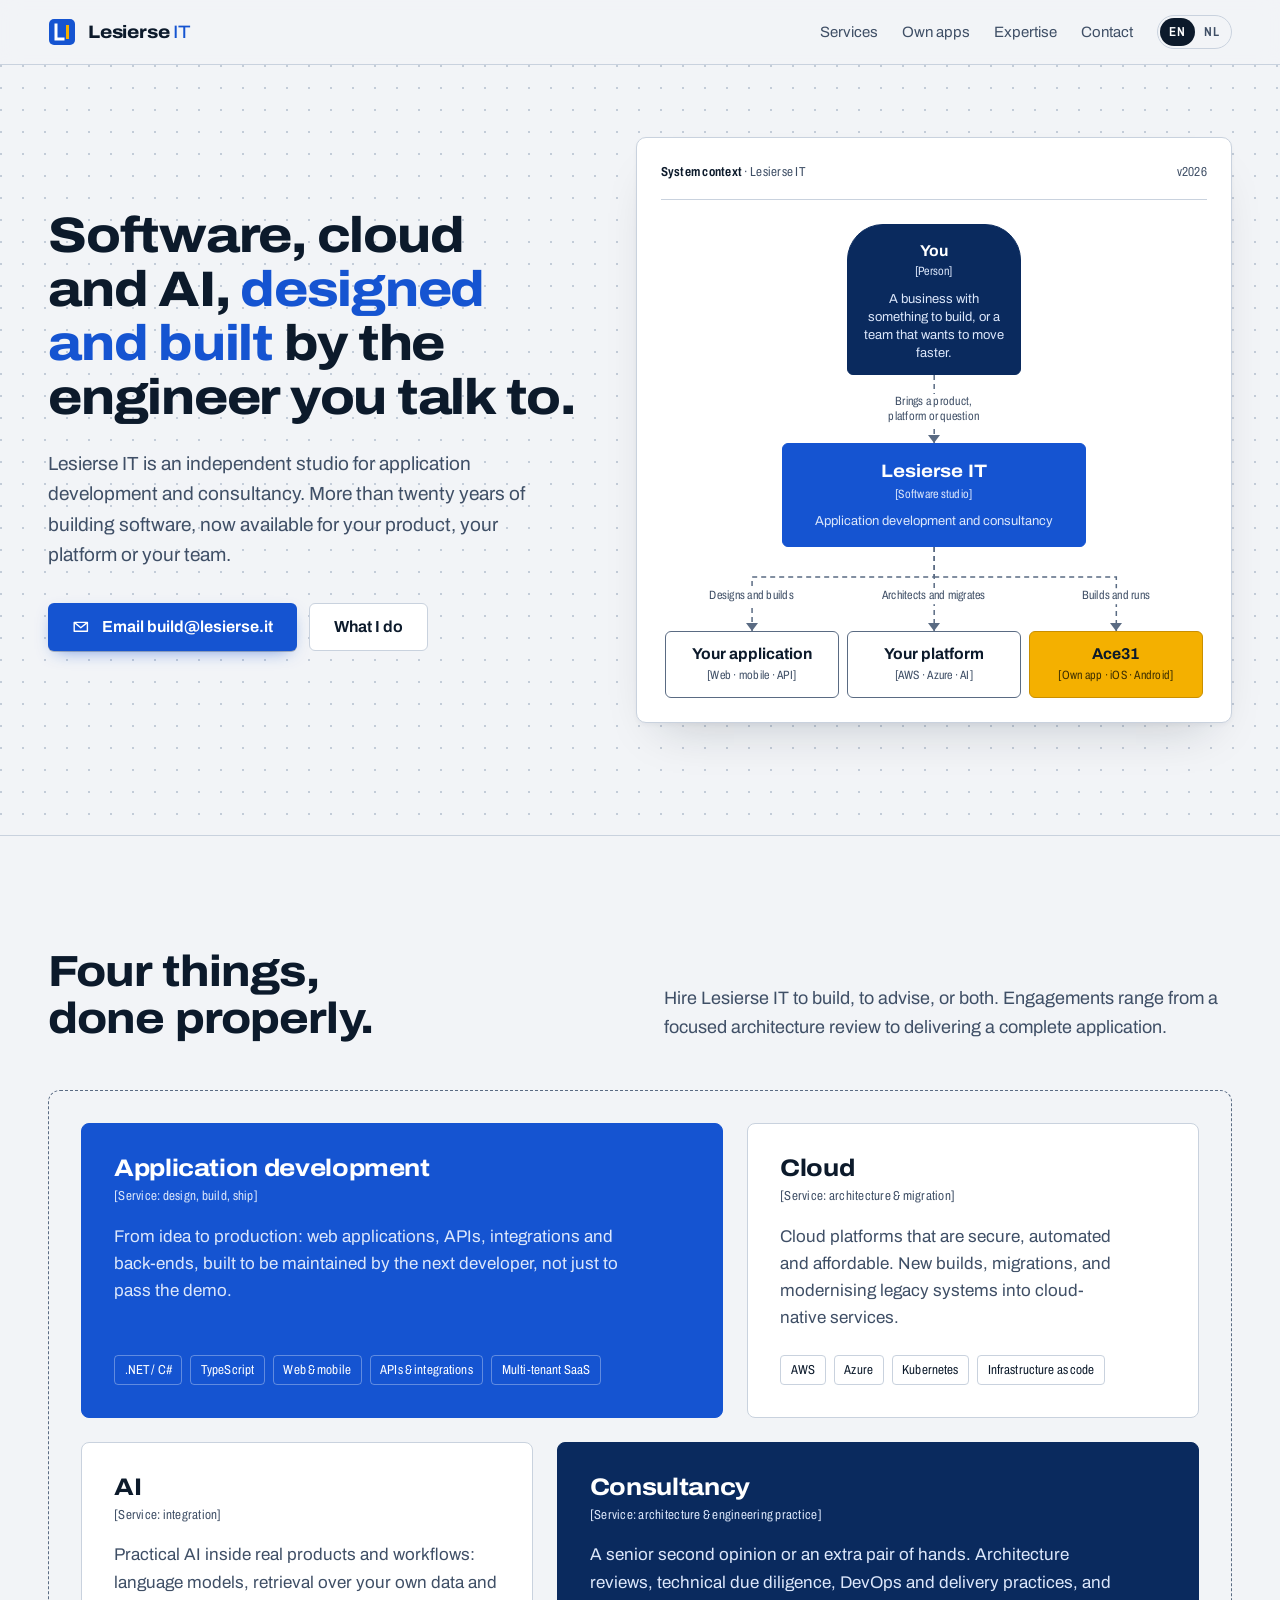
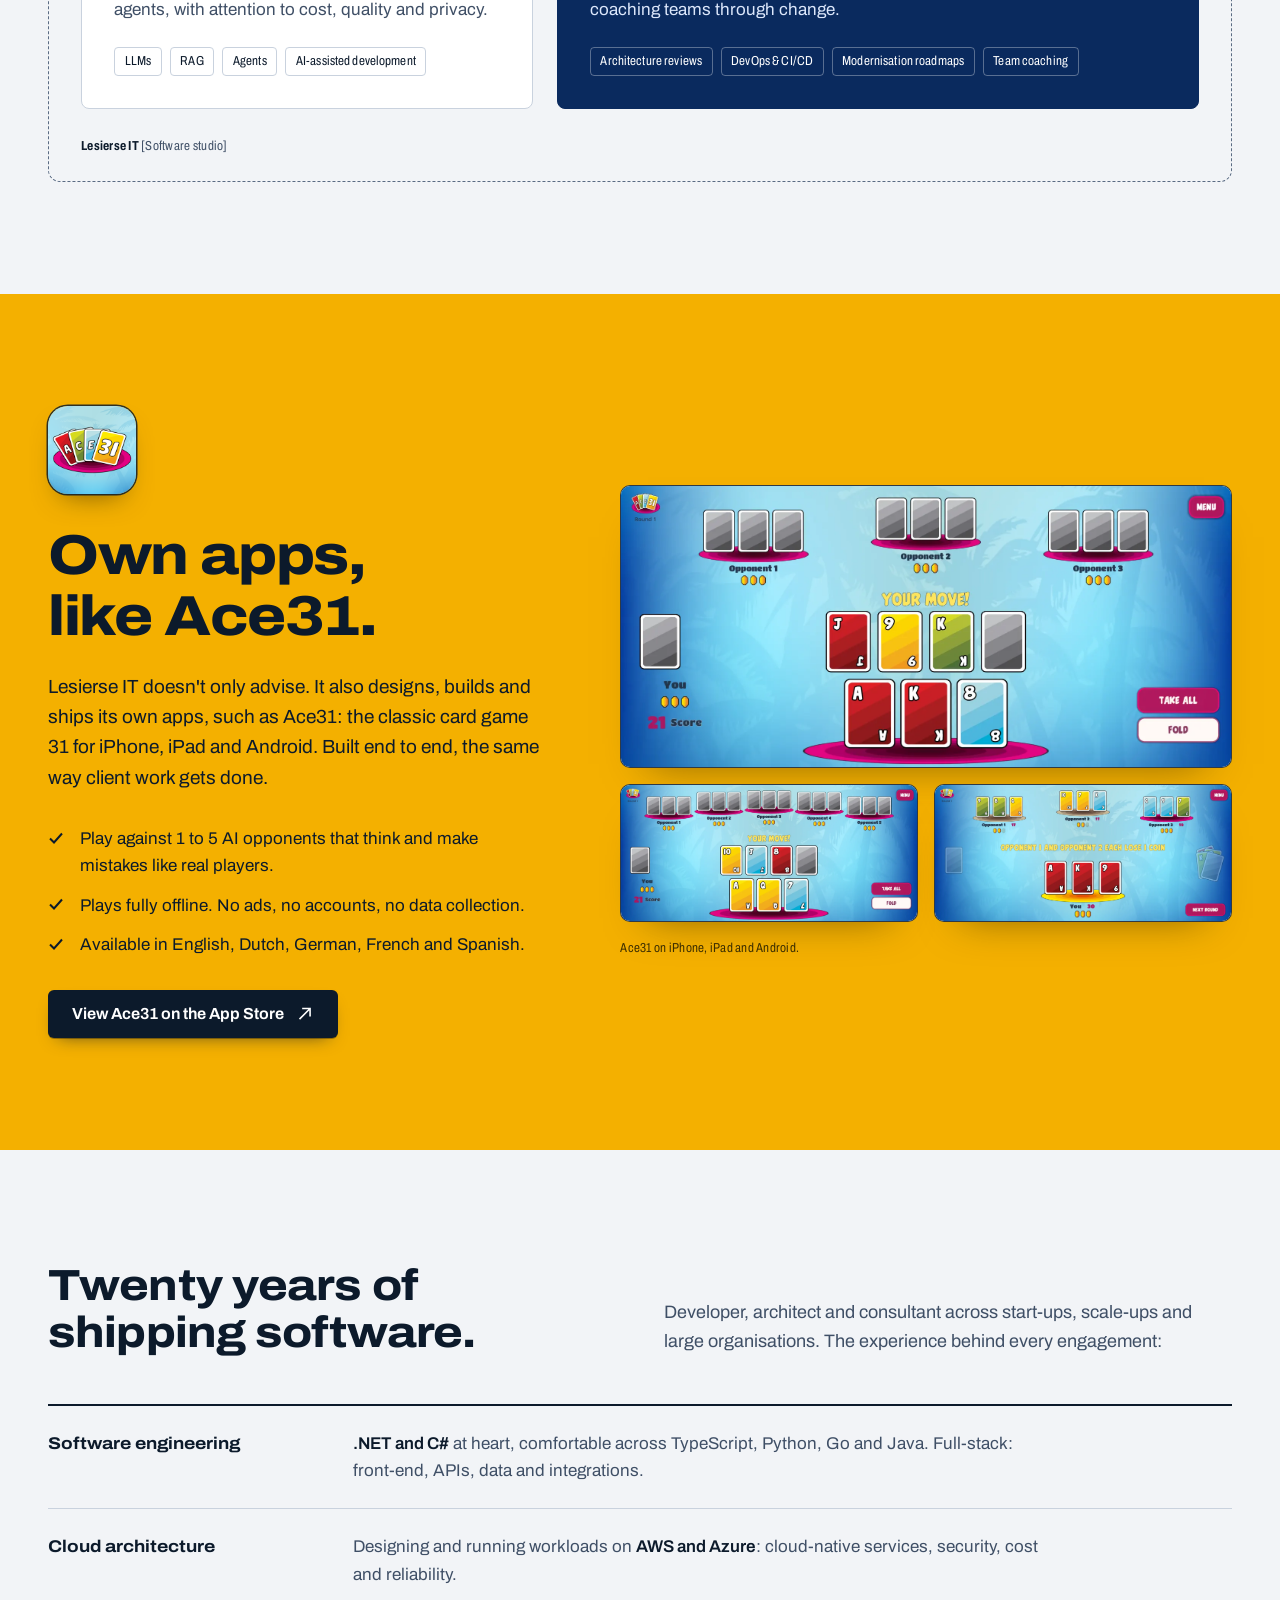
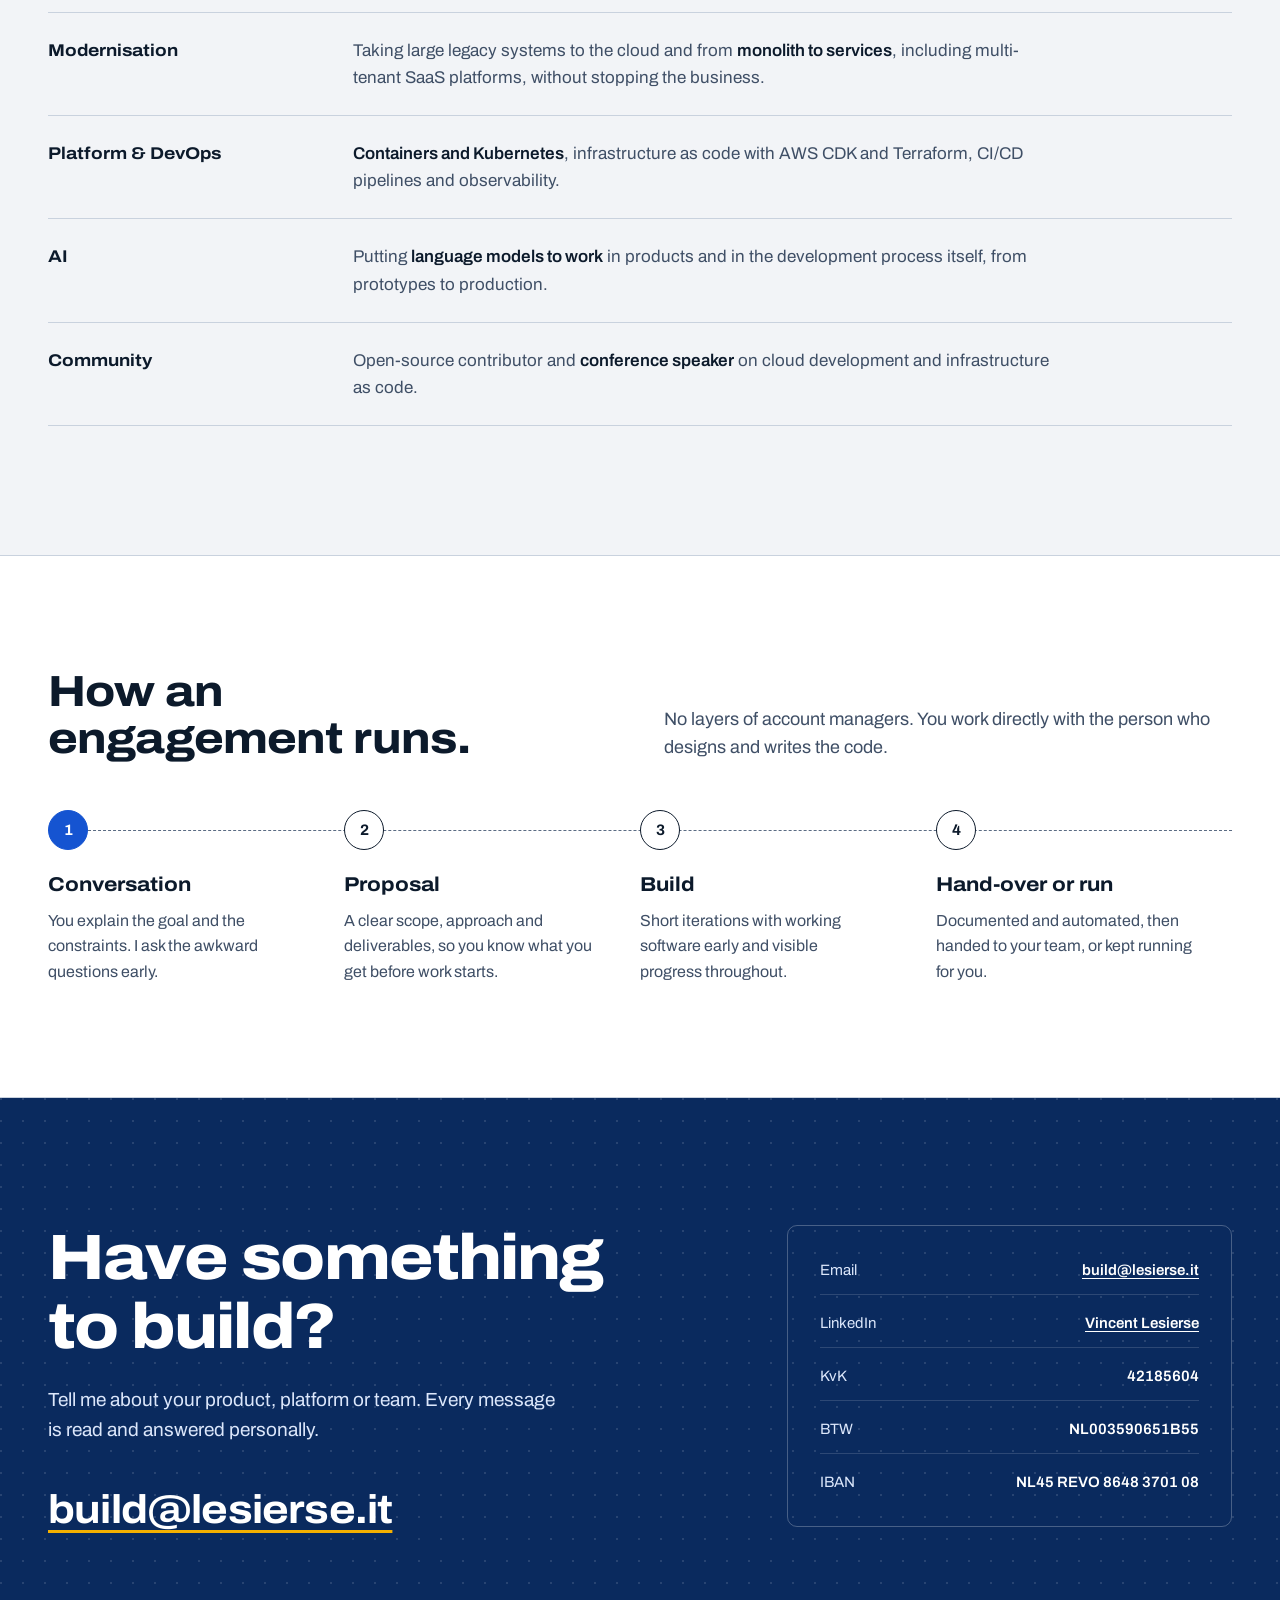
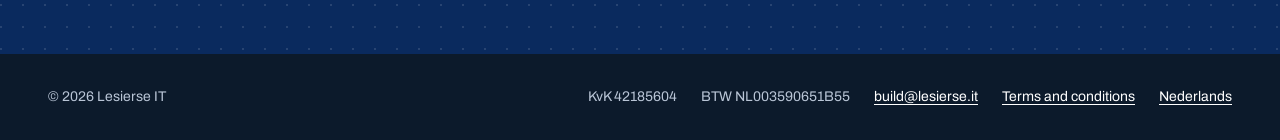
<file: index.html>
<!doctype html>
<html lang="en">
  <head>
    <!--
THESIS: Lesierse IT drawn in the architecture-diagram notation its buyers read every day; refuses the dark-gradient SaaS hero with stock icon cards.
OWN-WORLD: Dot-grid canvas paper (#f2f4f7), C4-style boxes: navy person, blue system, marigold own product, dashed relationships and system boundaries, Archivo with wide display and narrow notation labels.
STORY: Visitor sees one senior engineer who advises and builds, sees the services as containers, sees own apps such as Ace31 as proof he ships and runs software, then emails.
FIRST VIEWPORT: Left: headline, lede, primary "Email" button. Right: system-context diagram You -> Lesierse IT -> your app / your cloud / Ace31, relationships drawing in once.
FORM: Architecture diagram notation, candidate 3 of 7, staged as a classic split hero; seed 46ce56c8.
-->
    <meta charset="utf-8" />
    <script>
      (function () {
        try {
          var c = localStorage.getItem("lang"),
            l = (
              (navigator.languages && navigator.languages[0]) ||
              navigator.language ||
              ""
            ).toLowerCase();
          if (c === "nl" || (!c && /^nl\b/.test(l)))
            location.replace("/nl/" + location.hash);
        } catch (_) {}
      })();
    </script>
    <script>
      document.addEventListener("click", function (e) {
        var a = e.target.closest && e.target.closest("a[hreflang]");
        if (a)
          try {
            localStorage.setItem("lang", a.hreflang);
          } catch (_) {}
      });
    </script>
    <meta name="viewport" content="width=device-width, initial-scale=1" />
    <title>
      Lesierse IT — Application development and consultancy for software, cloud
      and AI
    </title>
    <meta
      name="description"
      content="Lesierse IT is an independent studio for application development and consultancy in software development, cloud and AI. Advice from an engineer who still builds and runs software."
    />
    <link rel="canonical" href="https://lesierse.it/" />
    <link rel="alternate" hreflang="en" href="https://lesierse.it/" />
    <link rel="alternate" hreflang="nl" href="https://lesierse.it/nl/" />
    <link rel="alternate" hreflang="x-default" href="https://lesierse.it/" />
    <meta name="theme-color" content="#f2f4f7" />
    <link rel="icon" href="/assets/favicon.svg" type="image/svg+xml" />
    <link
      rel="icon"
      href="/assets/favicon-32.png"
      sizes="32x32"
      type="image/png"
    />
    <link rel="apple-touch-icon" href="/assets/apple-touch-icon.png" />
    <meta property="og:type" content="website" />
    <meta property="og:site_name" content="Lesierse IT" />
    <meta property="og:title" content="Lesierse IT — Software, cloud and AI" />
    <meta
      property="og:description"
      content="Application development and consultancy for software development, cloud and AI."
    />
    <meta property="og:url" content="https://lesierse.it/" />
    <meta
      property="og:image"
      content="https://lesierse.it/assets/og-image.png"
    />
    <meta property="og:locale" content="en_GB" />
    <meta property="og:locale:alternate" content="nl_NL" />
    <meta name="twitter:card" content="summary_large_image" />
    <link
      rel="preload"
      href="/assets/fonts/archivo-wdth.woff2"
      as="font"
      type="font/woff2"
      crossorigin
    />
    <link rel="stylesheet" href="/assets/styles.css" />
    <script type="application/ld+json">
      {
        "@context": "https://schema.org",
        "@type": "ProfessionalService",
        "name": "Lesierse IT",
        "url": "https://lesierse.it/",
        "email": "build@lesierse.it",
        "founder": {
          "@type": "Person",
          "name": "Vincent Lesierse",
          "sameAs": "https://www.linkedin.com/in/vlesierse/"
        },
        "vatID": "NL003590651B55",
        "identifier": {
          "@type": "PropertyValue",
          "propertyID": "KvK",
          "value": "42185604"
        },
        "areaServed": "NL",
        "knowsAbout": [
          "Application development",
          "Cloud architecture",
          "Artificial intelligence",
          "Software consultancy"
        ]
      }
    </script>
  </head>
  <body>
    <a class="skip" href="#main">Skip to content</a>

    <header class="site-header">
      <div class="wrap">
        <a class="wordmark" href="/" aria-label="Lesierse IT, home">
          <svg viewBox="0 0 28 28" aria-hidden="true">
            <rect x="1" y="1" width="26" height="26" rx="5" fill="#1554d1" />
            <path
              d="M8 7v14h7"
              fill="none"
              stroke="#fff"
              stroke-width="3"
              stroke-linecap="square"
            />
            <rect x="18" y="7" width="3" height="14" fill="#f4b000" />
          </svg>
          <span>Lesierse <b>IT</b></span>
        </a>
        <nav class="site-nav" aria-label="Main">
          <span class="nav-links">
            <a href="#services">Services</a>
            <a href="#own-apps">Own apps</a>
            <a href="#expertise">Expertise</a>
            <a href="#contact">Contact</a>
          </span>
          <span class="lang" role="group" aria-label="Language">
            <span aria-current="true" lang="en">EN</span>
            <a href="/nl/" hreflang="nl" lang="nl">NL</a>
          </span>
        </nav>
      </div>
    </header>

    <main id="main">
      <section class="hero" aria-labelledby="hero-title">
        <div class="wrap">
          <div class="hero-copy">
            <h1 id="hero-title">
              Software, cloud and AI, <em>designed and built</em> by the
              engineer you talk to.
            </h1>
            <p class="hero-lede">
              Lesierse IT is an independent studio for application development
              and consultancy. More than twenty years of building software, now
              available for your product, your platform or your team.
            </p>
            <div class="hero-actions">
              <a class="btn btn-primary" href="mailto:build@lesierse.it">
                <svg viewBox="0 0 20 20" aria-hidden="true">
                  <path
                    d="M2.5 5h15v10h-15z M2.5 5l7.5 6 7.5-6"
                    fill="none"
                    stroke="currentColor"
                    stroke-width="1.6"
                    stroke-linejoin="round"
                  />
                </svg>
                Email build@lesierse.it
              </a>
              <a class="btn btn-quiet" href="#services">What I do</a>
            </div>
          </div>

          <figure class="diagram">
            <figcaption>
              <span><strong>System context</strong> · Lesierse IT</span
              ><span aria-hidden="true">v2026</span>
            </figcaption>
            <div class="ctx">
              <div class="node node-person">
                <span class="node-name">You</span>
                <span class="node-type">[Person]</span>
                <span class="node-desc"
                  >A business with something to build, or a team that wants to
                  move faster.</span
                >
              </div>
              <div class="edge" aria-hidden="true">
                <svg viewBox="0 0 300 68" preserveAspectRatio="none">
                  <path class="draw" d="M150 0V68" />
                </svg>
                <span class="edge-label"
                  >Brings a product,<br />platform or question</span
                >
              </div>
              <div class="node node-core in">
                <span class="node-name">Lesierse IT</span>
                <span class="node-type">[Software studio]</span>
                <span class="node-desc"
                  >Application development and consultancy</span
                >
              </div>
              <div class="edge edge-fan" aria-hidden="true">
                <svg
                  class="desktop-only"
                  viewBox="0 0 300 84"
                  preserveAspectRatio="none"
                >
                  <path class="draw d2" d="M150 0V30H50V84" />
                  <path class="draw d3" d="M150 0V84" />
                  <path class="draw d4" d="M150 30H250V84" />
                </svg>
                <svg
                  class="mobile-only"
                  viewBox="0 0 300 52"
                  preserveAspectRatio="none"
                >
                  <path class="draw d2" d="M150 0V52" />
                </svg>
                <span class="edge-label">Designs and builds</span>
                <span class="edge-label">Architects and migrates</span>
                <span class="edge-label">Builds and runs</span>
                <span class="edge-label mobile-only"
                  >Designs, builds and runs</span
                >
              </div>
              <div class="node in">
                <span class="node-name">Your application</span>
                <span class="node-type">[Web · mobile · API]</span>
              </div>
              <div class="node in">
                <span class="node-name">Your platform</span>
                <span class="node-type">[AWS · Azure · AI]</span>
              </div>
              <a class="node node-own in" href="#own-apps">
                <span class="node-name">Ace31</span>
                <span class="node-type">[Own app · iOS · Android]</span>
              </a>
            </div>
          </figure>
        </div>
      </section>

      <section class="section" id="services" aria-labelledby="services-title">
        <div class="wrap">
          <div class="section-head">
            <h2 id="services-title">Four things, done properly.</h2>
            <p>
              Hire Lesierse IT to build, to advise, or both. Engagements range
              from a focused architecture review to delivering a complete
              application.
            </p>
          </div>

          <div class="boundary">
            <div class="containers">
              <article class="container">
                <h3>Application development</h3>
                <p class="type">[Service: design, build, ship]</p>
                <p>
                  From idea to production: web applications, APIs, integrations
                  and back-ends, built to be maintained by the next developer,
                  not just to pass the demo.
                </p>
                <ul aria-label="Typical technology">
                  <li>.NET / C#</li>
                  <li>TypeScript</li>
                  <li>Web &amp; mobile</li>
                  <li>APIs &amp; integrations</li>
                  <li>Multi-tenant SaaS</li>
                </ul>
              </article>
              <article class="container">
                <h3>Cloud</h3>
                <p class="type">[Service: architecture &amp; migration]</p>
                <p>
                  Cloud platforms that are secure, automated and affordable. New
                  builds, migrations, and modernising legacy systems into
                  cloud-native services.
                </p>
                <ul aria-label="Typical technology">
                  <li>AWS</li>
                  <li>Azure</li>
                  <li>Kubernetes</li>
                  <li>Infrastructure as code</li>
                </ul>
              </article>
              <article class="container">
                <h3>AI</h3>
                <p class="type">[Service: integration]</p>
                <p>
                  Practical AI inside real products and workflows: language
                  models, retrieval over your own data and agents, with
                  attention to cost, quality and privacy.
                </p>
                <ul aria-label="Typical technology">
                  <li>LLMs</li>
                  <li>RAG</li>
                  <li>Agents</li>
                  <li>AI-assisted development</li>
                </ul>
              </article>
              <article class="container">
                <h3>Consultancy</h3>
                <p class="type">
                  [Service: architecture &amp; engineering practice]
                </p>
                <p>
                  A senior second opinion or an extra pair of hands.
                  Architecture reviews, technical due diligence, DevOps and
                  delivery practices, and coaching teams through change.
                </p>
                <ul aria-label="Typical topics">
                  <li>Architecture reviews</li>
                  <li>DevOps &amp; CI/CD</li>
                  <li>Modernisation roadmaps</li>
                  <li>Team coaching</li>
                </ul>
              </article>
            </div>
            <p class="boundary-label">
              <strong>Lesierse IT</strong> [Software studio]
            </p>
          </div>
        </div>
      </section>

      <section class="section own" id="own-apps" aria-labelledby="own-title">
        <div class="wrap">
          <div>
            <img
              class="own-icon"
              src="/assets/ace31/icon.png"
              width="256"
              height="256"
              alt="Ace31 app icon"
              loading="lazy"
            />
            <h2 id="own-title">Own apps, like Ace31.</h2>
            <p class="own-lede">
              Lesierse IT doesn't only advise. It also designs, builds and ships
              its own apps, such as Ace31: the classic card game 31 for iPhone,
              iPad and Android. Built end to end, the same way client work gets
              done.
            </p>
            <ul class="own-facts">
              <li>
                <svg viewBox="0 0 16 16" aria-hidden="true">
                  <path
                    d="M2 8.5l4 4 8-9"
                    fill="none"
                    stroke="currentColor"
                    stroke-width="2"
                  /></svg
                ><span
                  >Play against 1 to 5 AI opponents that think and make mistakes
                  like real players.</span
                >
              </li>
              <li>
                <svg viewBox="0 0 16 16" aria-hidden="true">
                  <path
                    d="M2 8.5l4 4 8-9"
                    fill="none"
                    stroke="currentColor"
                    stroke-width="2"
                  /></svg
                ><span
                  >Plays fully offline. No ads, no accounts, no data
                  collection.</span
                >
              </li>
              <li>
                <svg viewBox="0 0 16 16" aria-hidden="true">
                  <path
                    d="M2 8.5l4 4 8-9"
                    fill="none"
                    stroke="currentColor"
                    stroke-width="2"
                  /></svg
                ><span
                  >Available in English, Dutch, German, French and
                  Spanish.</span
                >
              </li>
            </ul>
            <a
              class="btn btn-primary"
              href="https://apps.apple.com/app/ace31/id394396413"
              rel="noopener"
            >
              View Ace31 on the App Store
              <svg viewBox="0 0 20 20" aria-hidden="true">
                <path
                  d="M7 4h9v9M16 4L4 16"
                  fill="none"
                  stroke="currentColor"
                  stroke-width="1.8"
                />
              </svg>
            </a>
          </div>

          <figure class="own-gallery">
            <img
              class="shot-main"
              src="/assets/ace31/table-en.webp"
              width="1600"
              height="737"
              alt="Ace31 game table with three open cards"
              loading="lazy"
            />
            <img
              src="/assets/ace31/six-players-en.webp"
              width="1600"
              height="737"
              alt="A round against five AI opponents"
              loading="lazy"
            />
            <img
              src="/assets/ace31/results-en.webp"
              width="1600"
              height="737"
              alt="Round results"
              loading="lazy"
            />
            <figcaption>Ace31 on iPhone, iPad and Android.</figcaption>
          </figure>
        </div>
      </section>

      <section class="section" id="expertise" aria-labelledby="expertise-title">
        <div class="wrap">
          <div class="section-head">
            <h2 id="expertise-title">Twenty years of shipping software.</h2>
            <p>
              Developer, architect and consultant across start-ups, scale-ups
              and large organisations. The experience behind every engagement:
            </p>
          </div>
          <dl class="legend">
            <div>
              <dt>Software engineering</dt>
              <dd>
                <strong>.NET and C#</strong> at heart, comfortable across
                TypeScript, Python, Go and Java. Full-stack: front-end, APIs,
                data and integrations.
              </dd>
            </div>
            <div>
              <dt>Cloud architecture</dt>
              <dd>
                Designing and running workloads on
                <strong>AWS and Azure</strong>: cloud-native services, security,
                cost and reliability.
              </dd>
            </div>
            <div>
              <dt>Modernisation</dt>
              <dd>
                Taking large legacy systems to the cloud and from
                <strong>monolith to services</strong>, including multi-tenant
                SaaS platforms, without stopping the business.
              </dd>
            </div>
            <div>
              <dt>Platform &amp; DevOps</dt>
              <dd>
                <strong>Containers and Kubernetes</strong>, infrastructure as
                code with AWS CDK and Terraform, CI/CD pipelines and
                observability.
              </dd>
            </div>
            <div>
              <dt>AI</dt>
              <dd>
                Putting <strong>language models to work</strong> in products and
                in the development process itself, from prototypes to
                production.
              </dd>
            </div>
            <div>
              <dt>Community</dt>
              <dd>
                Open-source contributor and
                <strong>conference speaker</strong> on cloud development and
                infrastructure as code.
              </dd>
            </div>
          </dl>
        </div>
      </section>

      <section class="section approach" aria-labelledby="approach-title">
        <div class="wrap">
          <div class="section-head">
            <h2 id="approach-title">How an engagement runs.</h2>
            <p>
              No layers of account managers. You work directly with the person
              who designs and writes the code.
            </p>
          </div>
          <ol class="steps">
            <li>
              <h3>Conversation</h3>
              <p>
                You explain the goal and the constraints. I ask the awkward
                questions early.
              </p>
            </li>
            <li>
              <h3>Proposal</h3>
              <p>
                A clear scope, approach and deliverables, so you know what you
                get before work starts.
              </p>
            </li>
            <li>
              <h3>Build</h3>
              <p>
                Short iterations with working software early and visible
                progress throughout.
              </p>
            </li>
            <li>
              <h3>Hand-over or run</h3>
              <p>
                Documented and automated, then handed to your team, or kept
                running for you.
              </p>
            </li>
          </ol>
        </div>
      </section>

      <section class="contact" id="contact" aria-labelledby="contact-title">
        <div class="wrap">
          <div>
            <h2 id="contact-title">Have something to build?</h2>
            <p>
              Tell me about your product, platform or team. Every message is
              read and answered personally.
            </p>
            <a class="mail" href="mailto:build@lesierse.it"
              >build@lesierse.it</a
            >
          </div>
          <dl class="contact-meta">
            <div>
              <dt>Email</dt>
              <dd><a href="mailto:build@lesierse.it">build@lesierse.it</a></dd>
            </div>
            <div>
              <dt>LinkedIn</dt>
              <dd>
                <a href="https://www.linkedin.com/in/vlesierse/" rel="noopener"
                  >Vincent Lesierse</a
                >
              </dd>
            </div>
            <div>
              <dt>KvK</dt>
              <dd>42185604</dd>
            </div>
            <div>
              <dt>BTW</dt>
              <dd>NL003590651B55</dd>
            </div>
            <div>
              <dt>IBAN</dt>
              <dd>NL45 REVO 8648 3701 08</dd>
            </div>
          </dl>
        </div>
      </section>
    </main>

    <footer class="site-footer">
      <div class="wrap">
        <p>© 2026 Lesierse IT</p>
        <ul>
          <li>KvK 42185604</li>
          <li>BTW NL003590651B55</li>
          <li><a href="mailto:build@lesierse.it">build@lesierse.it</a></li>
          <li><a href="/terms/">Terms and conditions</a></li>
          <li><a href="/nl/" hreflang="nl" lang="nl">Nederlands</a></li>
        </ul>
      </div>
    </footer>
  </body>
</html>
</file>
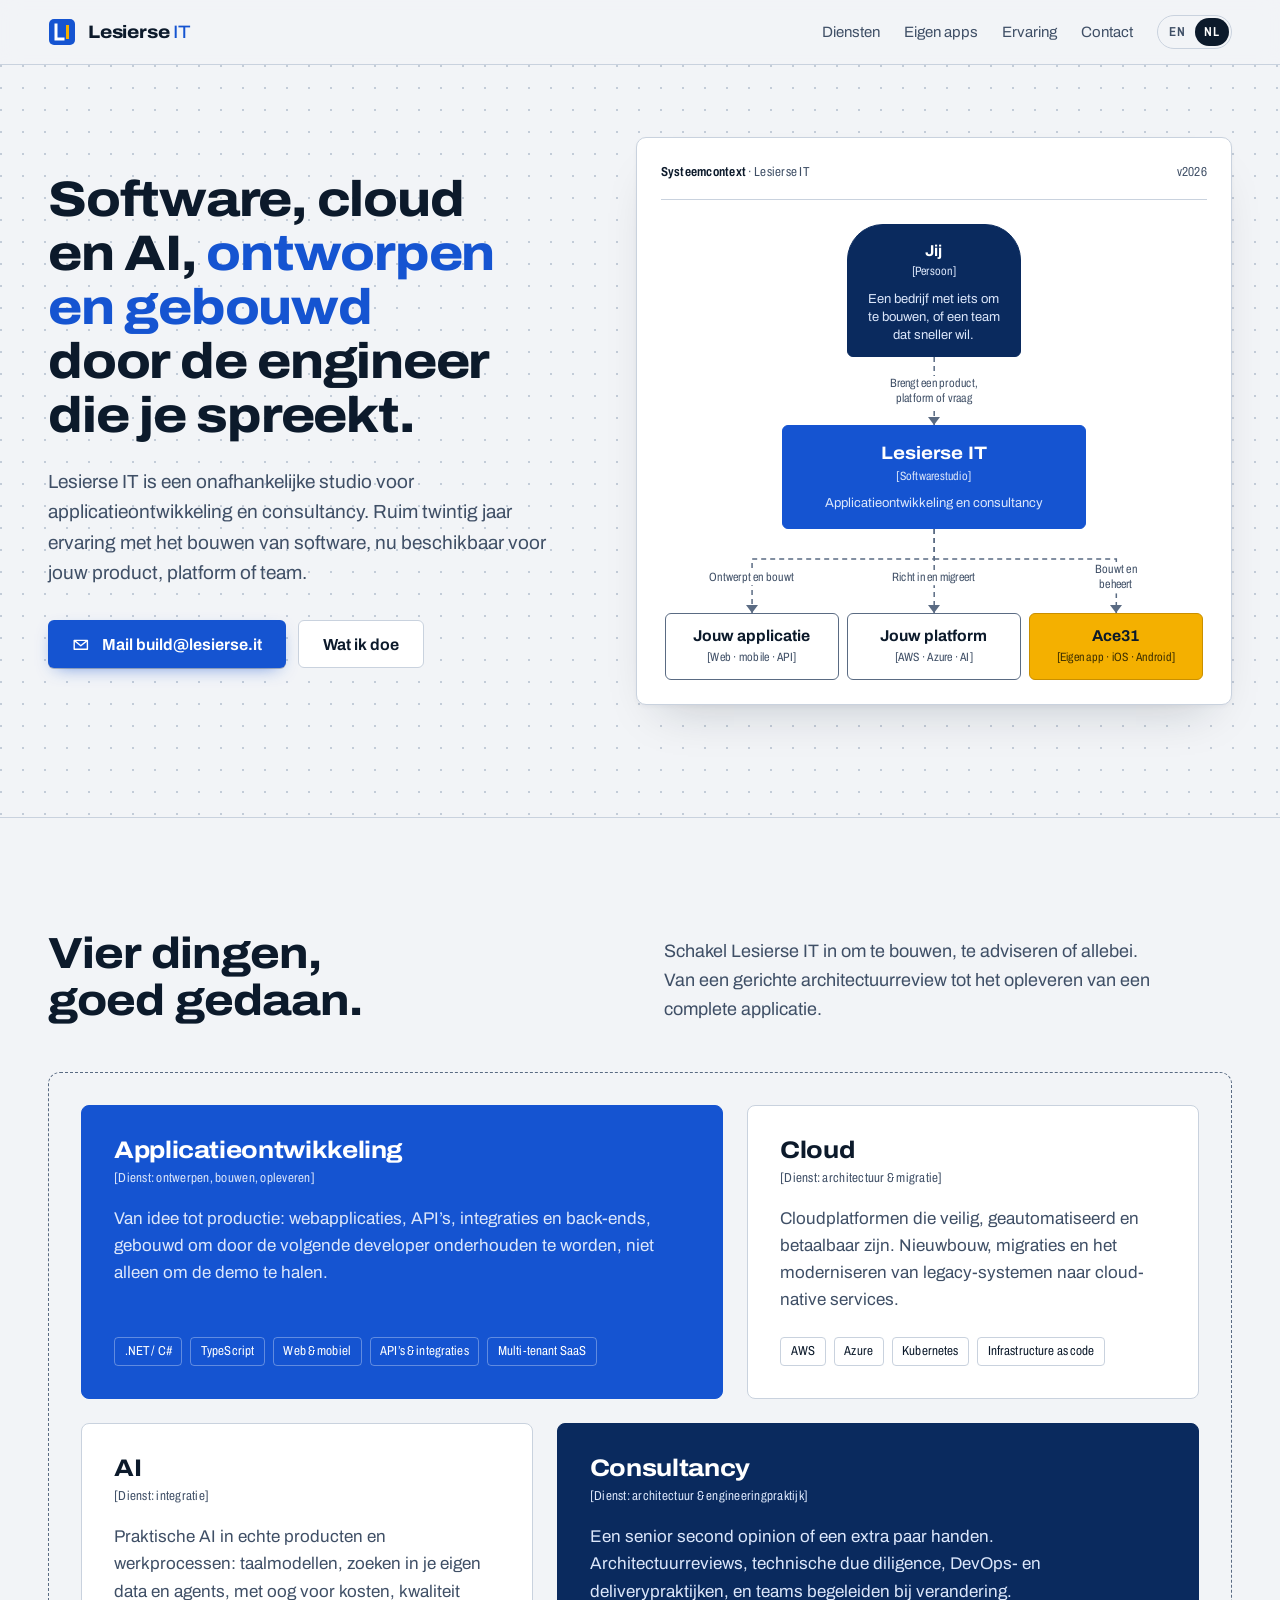
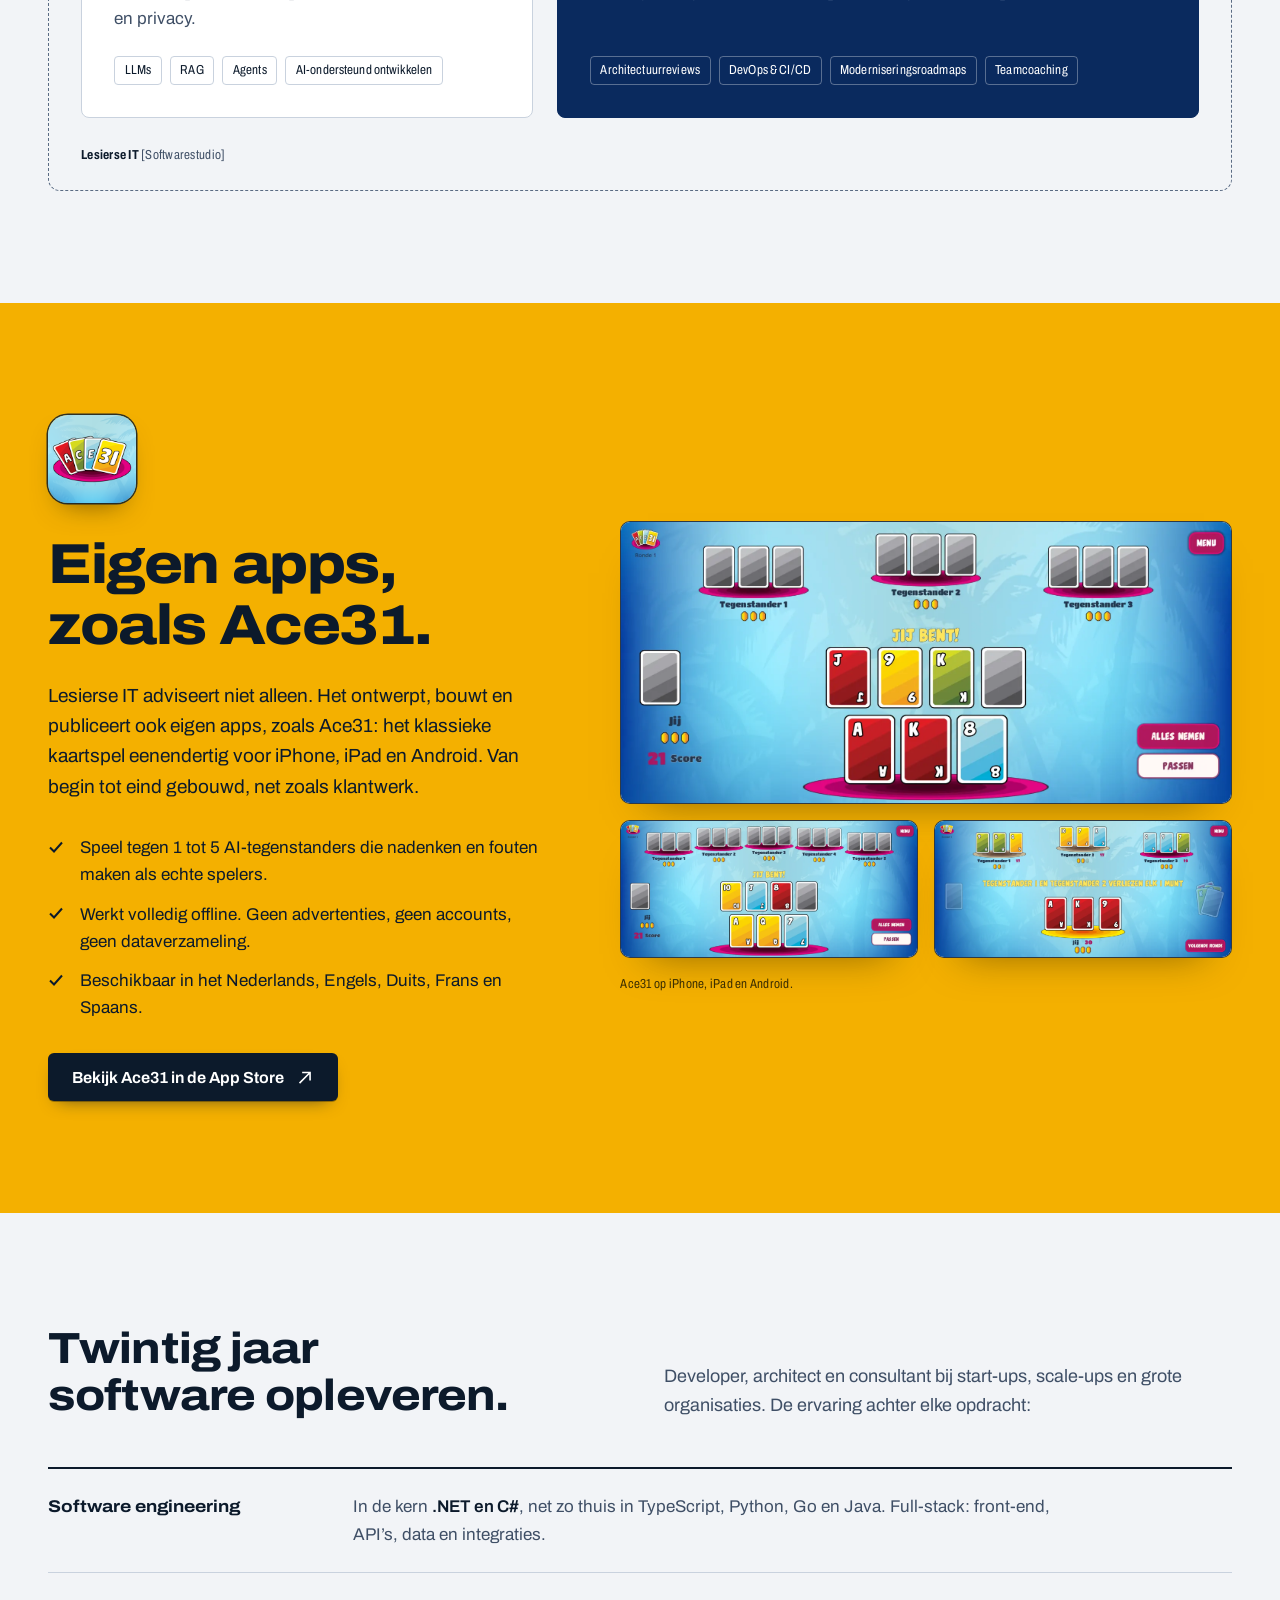
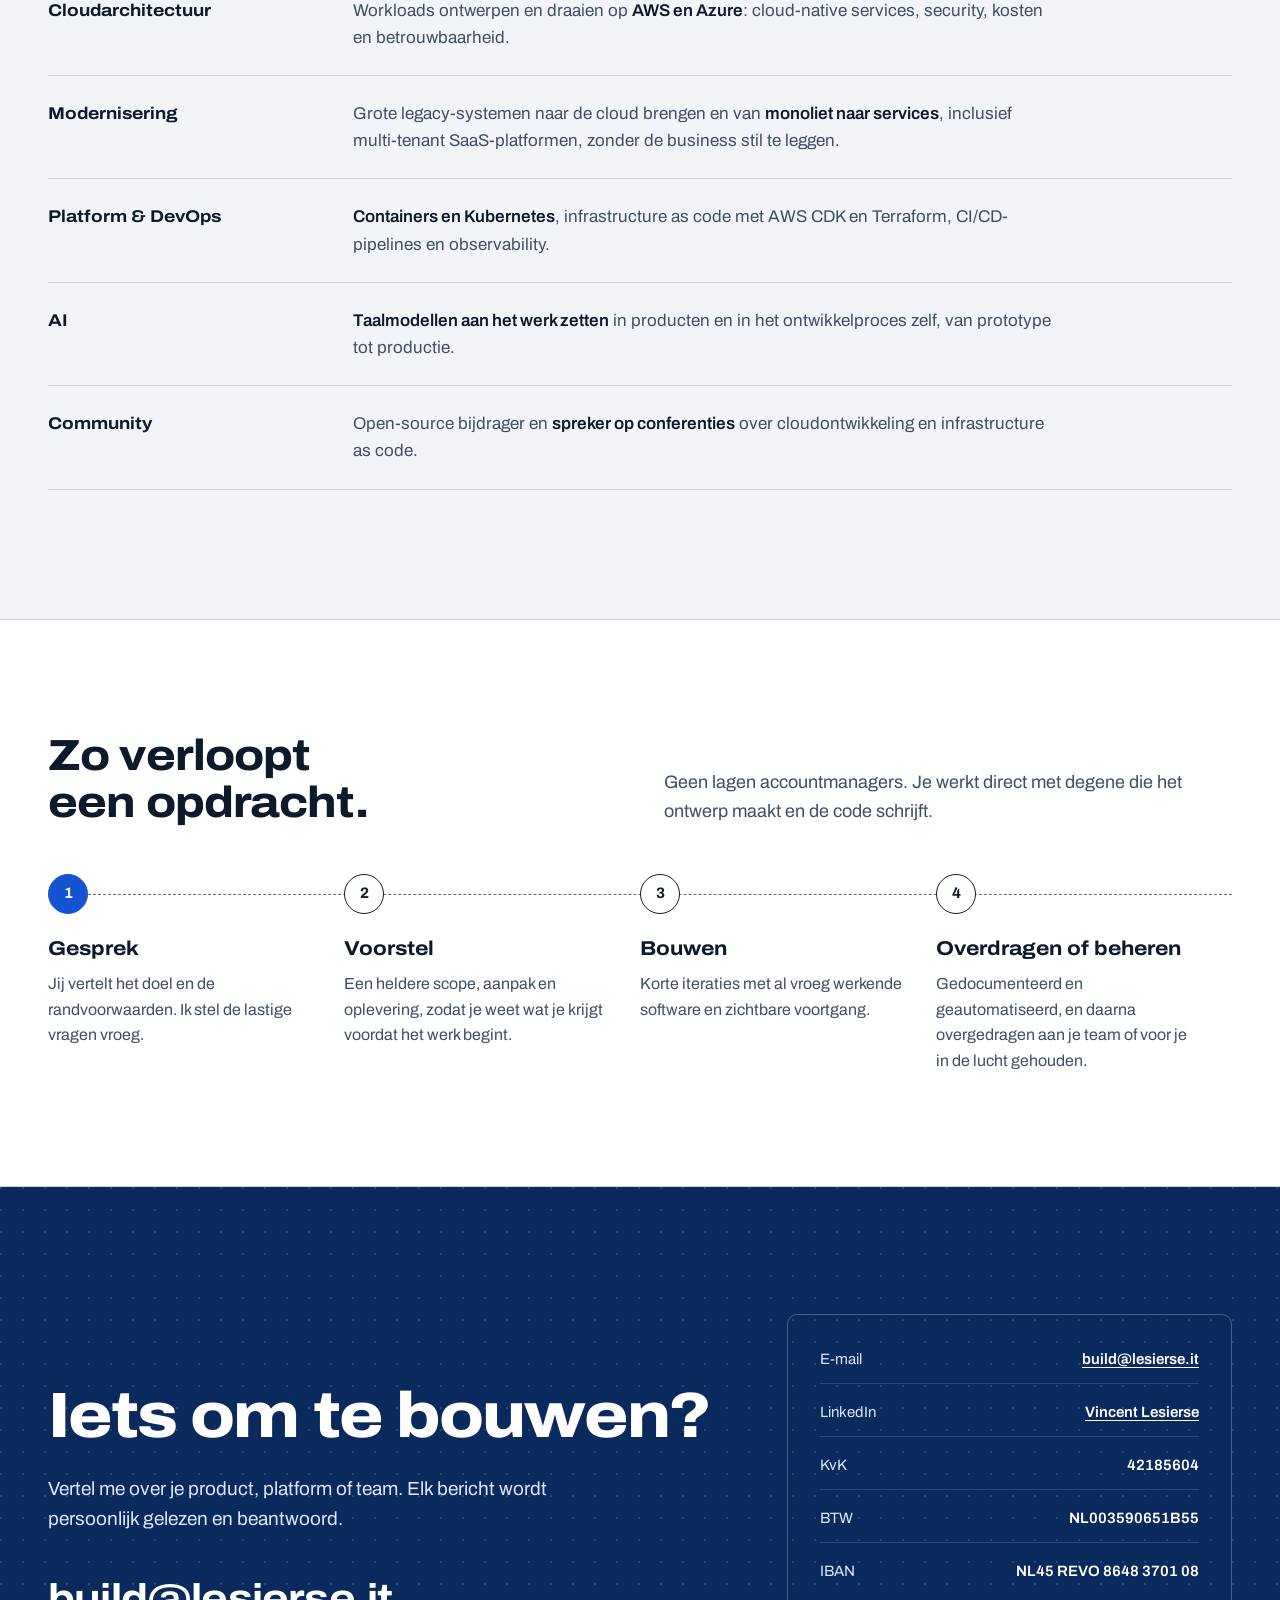
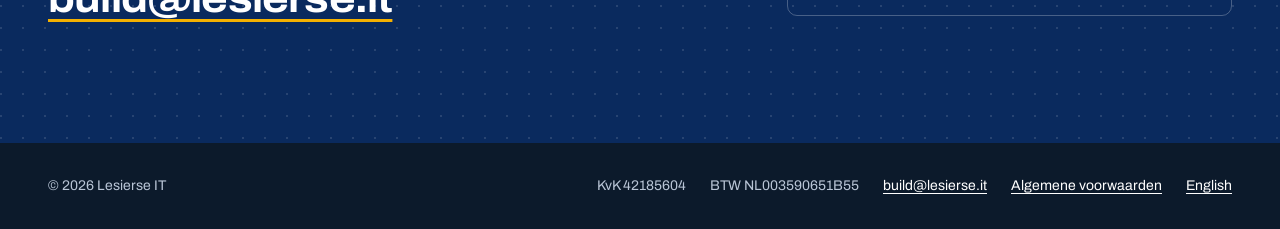
<file: nl/index.html>
<!doctype html>
<html lang="nl">
<head>
<!--
THESIS: Lesierse IT drawn in the architecture-diagram notation its buyers read every day; refuses the dark-gradient SaaS hero with stock icon cards.
OWN-WORLD: Dot-grid canvas paper (#f2f4f7), C4-style boxes: navy person, blue system, marigold own product, dashed relationships and system boundaries, Archivo with wide display and narrow notation labels.
STORY: Visitor sees one senior engineer who advises and builds, sees the services as containers, sees own apps such as Ace31 as proof he ships and runs software, then emails.
FIRST VIEWPORT: Left: headline, lede, primary "Email" button. Right: system-context diagram You -> Lesierse IT -> your app / your cloud / Ace31, relationships drawing in once.
FORM: Architecture diagram notation, candidate 3 of 7, staged as a classic split hero; seed 46ce56c8.
-->
<meta charset="utf-8">
<script>
document.addEventListener('click',function(e){var a=e.target.closest&&e.target.closest('a[hreflang]');if(a)try{localStorage.setItem('lang',a.hreflang)}catch(_){}});
</script>
<meta name="viewport" content="width=device-width, initial-scale=1">
<title>Lesierse IT — Applicatieontwikkeling en consultancy voor software, cloud en AI</title>
<meta name="description" content="Lesierse IT is een onafhankelijke studio voor applicatieontwikkeling en consultancy op het gebied van softwareontwikkeling, cloud en AI. Advies van een engineer die zelf nog software bouwt en beheert.">
<link rel="canonical" href="https://lesierse.it/nl/">
<link rel="alternate" hreflang="en" href="https://lesierse.it/">
<link rel="alternate" hreflang="nl" href="https://lesierse.it/nl/">
<link rel="alternate" hreflang="x-default" href="https://lesierse.it/">
<meta name="theme-color" content="#f2f4f7">
<link rel="icon" href="/assets/favicon.svg" type="image/svg+xml">
<link rel="icon" href="/assets/favicon-32.png" sizes="32x32" type="image/png">
<link rel="apple-touch-icon" href="/assets/apple-touch-icon.png">
<meta property="og:type" content="website">
<meta property="og:site_name" content="Lesierse IT">
<meta property="og:title" content="Lesierse IT — Software, cloud en AI">
<meta property="og:description" content="Applicatieontwikkeling en consultancy voor softwareontwikkeling, cloud en AI.">
<meta property="og:url" content="https://lesierse.it/nl/">
<meta property="og:image" content="https://lesierse.it/assets/og-image.png">
<meta property="og:locale" content="nl_NL">
<meta property="og:locale:alternate" content="en_GB">
<meta name="twitter:card" content="summary_large_image">
<link rel="preload" href="/assets/fonts/archivo-wdth.woff2" as="font" type="font/woff2" crossorigin>
<link rel="stylesheet" href="/assets/styles.css">
<script type="application/ld+json">
{
  "@context": "https://schema.org",
  "@type": "ProfessionalService",
  "name": "Lesierse IT",
  "url": "https://lesierse.it/nl/",
  "email": "build@lesierse.it",
  "founder": { "@type": "Person", "name": "Vincent Lesierse", "sameAs": "https://www.linkedin.com/in/vlesierse/" },
  "vatID": "NL003590651B55",
  "identifier": { "@type": "PropertyValue", "propertyID": "KvK", "value": "42185604" },
  "areaServed": "NL",
  "knowsAbout": ["Applicatieontwikkeling", "Cloudarchitectuur", "Kunstmatige intelligentie", "Softwareconsultancy"]
}
</script>
</head>
<body>
<a class="skip" href="#main">Naar de inhoud</a>

<header class="site-header">
  <div class="wrap">
    <a class="wordmark" href="/nl/" aria-label="Lesierse IT, home">
      <svg viewBox="0 0 28 28" aria-hidden="true"><rect x="1" y="1" width="26" height="26" rx="5" fill="#1554d1"/><path d="M8 7v14h7" fill="none" stroke="#fff" stroke-width="3" stroke-linecap="square"/><rect x="18" y="7" width="3" height="14" fill="#f4b000"/></svg>
      <span>Lesierse <b>IT</b></span>
    </a>
    <nav class="site-nav" aria-label="Hoofdmenu">
      <span class="nav-links">
        <a href="#services">Diensten</a>
        <a href="#own-apps">Eigen apps</a>
        <a href="#expertise">Ervaring</a>
        <a href="#contact">Contact</a>
      </span>
      <span class="lang" role="group" aria-label="Taal">
        <a href="/" hreflang="en" lang="en">EN</a>
        <span aria-current="true" lang="nl">NL</span>
      </span>
    </nav>
  </div>
</header>

<main id="main">

  <section class="hero" aria-labelledby="hero-title">
    <div class="wrap">
      <div class="hero-copy">
        <h1 id="hero-title">Software, cloud en AI, <em>ontworpen en gebouwd</em> door de engineer die je spreekt.</h1>
        <p class="hero-lede">Lesierse IT is een onafhankelijke studio voor applicatieontwikkeling en consultancy. Ruim twintig jaar ervaring met het bouwen van software, nu beschikbaar voor jouw product, platform of team.</p>
        <div class="hero-actions">
          <a class="btn btn-primary" href="mailto:build@lesierse.it?subject=Projectaanvraag">
            <svg viewBox="0 0 20 20" aria-hidden="true"><path d="M2.5 5h15v10h-15z M2.5 5l7.5 6 7.5-6" fill="none" stroke="currentColor" stroke-width="1.6" stroke-linejoin="round"/></svg>
            Mail build@lesierse.it
          </a>
          <a class="btn btn-quiet" href="#services">Wat ik doe</a>
        </div>
      </div>

      <figure class="diagram">
        <figcaption><span><strong>Systeemcontext</strong> · Lesierse IT</span><span aria-hidden="true">v2026</span></figcaption>
        <div class="ctx">
          <div class="node node-person">
            <span class="node-name">Jij</span>
            <span class="node-type">[Persoon]</span>
            <span class="node-desc">Een bedrijf met iets om te bouwen, of een team dat sneller wil.</span>
          </div>
          <div class="edge" aria-hidden="true">
            <svg viewBox="0 0 300 68" preserveAspectRatio="none"><path class="draw" d="M150 0V68"/></svg>
            <span class="edge-label">Brengt een product,<br>platform of vraag</span>
          </div>
          <div class="node node-core in">
            <span class="node-name">Lesierse IT</span>
            <span class="node-type">[Softwarestudio]</span>
            <span class="node-desc">Applicatieontwikkeling en consultancy</span>
          </div>
          <div class="edge edge-fan" aria-hidden="true">
            <svg class="desktop-only" viewBox="0 0 300 84" preserveAspectRatio="none">
              <path class="draw d2" d="M150 0V30H50V84"/>
              <path class="draw d3" d="M150 0V84"/>
              <path class="draw d4" d="M150 30H250V84"/>
            </svg>
            <svg class="mobile-only" viewBox="0 0 300 52" preserveAspectRatio="none"><path class="draw d2" d="M150 0V52"/></svg>
            <span class="edge-label">Ontwerpt en bouwt</span>
            <span class="edge-label">Richt in en migreert</span>
            <span class="edge-label">Bouwt en beheert</span>
            <span class="edge-label mobile-only">Ontwerpt, bouwt en beheert</span>
          </div>
          <div class="node in">
            <span class="node-name">Jouw applicatie</span>
            <span class="node-type">[Web · mobile · API]</span>
          </div>
          <div class="node in">
            <span class="node-name">Jouw platform</span>
            <span class="node-type">[AWS · Azure · AI]</span>
          </div>
          <a class="node node-own in" href="#own-apps">
            <span class="node-name">Ace31</span>
            <span class="node-type">[Eigen app · iOS · Android]</span>
          </a>
        </div>
      </figure>
    </div>
  </section>

  <section class="section" id="services" aria-labelledby="services-title">
    <div class="wrap">
      <div class="section-head">
        <h2 id="services-title">Vier dingen, goed gedaan.</h2>
        <p>Schakel Lesierse IT in om te bouwen, te adviseren of allebei. Van een gerichte architectuurreview tot het opleveren van een complete applicatie.</p>
      </div>

      <div class="boundary">
        <div class="containers">
          <article class="container">
            <h3>Applicatieontwikkeling</h3>
            <p class="type">[Dienst: ontwerpen, bouwen, opleveren]</p>
            <p>Van idee tot productie: webapplicaties, API&rsquo;s, integraties en back-ends, gebouwd om door de volgende developer onderhouden te worden, niet alleen om de demo te halen.</p>
            <ul aria-label="Gangbare technologie">
              <li>.NET / C#</li><li>TypeScript</li><li>Web &amp; mobiel</li><li>API&rsquo;s &amp; integraties</li><li>Multi-tenant SaaS</li>
            </ul>
          </article>
          <article class="container">
            <h3>Cloud</h3>
            <p class="type">[Dienst: architectuur &amp; migratie]</p>
            <p>Cloudplatformen die veilig, geautomatiseerd en betaalbaar zijn. Nieuwbouw, migraties en het moderniseren van legacy-systemen naar cloud-native services.</p>
            <ul aria-label="Gangbare technologie">
              <li>AWS</li><li>Azure</li><li>Kubernetes</li><li>Infrastructure as code</li>
            </ul>
          </article>
          <article class="container">
            <h3>AI</h3>
            <p class="type">[Dienst: integratie]</p>
            <p>Praktische AI in echte producten en werkprocessen: taalmodellen, zoeken in je eigen data en agents, met oog voor kosten, kwaliteit en privacy.</p>
            <ul aria-label="Gangbare technologie">
              <li>LLMs</li><li>RAG</li><li>Agents</li><li>AI-ondersteund ontwikkelen</li>
            </ul>
          </article>
          <article class="container">
            <h3>Consultancy</h3>
            <p class="type">[Dienst: architectuur &amp; engineeringpraktijk]</p>
            <p>Een senior second opinion of een extra paar handen. Architectuurreviews, technische due diligence, DevOps- en deliverypraktijken, en teams begeleiden bij verandering.</p>
            <ul aria-label="Gangbare onderwerpen">
              <li>Architectuurreviews</li><li>DevOps &amp; CI/CD</li><li>Moderniseringsroadmaps</li><li>Teamcoaching</li>
            </ul>
          </article>
        </div>
        <p class="boundary-label"><strong>Lesierse IT</strong> [Softwarestudio]</p>
      </div>
    </div>
  </section>

  <section class="section own" id="own-apps" aria-labelledby="own-title">
    <div class="wrap">
      <div>
        <img class="own-icon" src="/assets/ace31/icon.png" width="256" height="256" alt="App-icoon van Ace31" loading="lazy">
        <h2 id="own-title">Eigen apps, zoals Ace31.</h2>
        <p class="own-lede">Lesierse IT adviseert niet alleen. Het ontwerpt, bouwt en publiceert ook eigen apps, zoals Ace31: het klassieke kaartspel eenendertig voor iPhone, iPad en Android. Van begin tot eind gebouwd, net zoals klantwerk.</p>
        <ul class="own-facts">
          <li><svg viewBox="0 0 16 16" aria-hidden="true"><path d="M2 8.5l4 4 8-9" fill="none" stroke="currentColor" stroke-width="2"/></svg><span>Speel tegen 1 tot 5 AI-tegenstanders die nadenken en fouten maken als echte spelers.</span></li>
          <li><svg viewBox="0 0 16 16" aria-hidden="true"><path d="M2 8.5l4 4 8-9" fill="none" stroke="currentColor" stroke-width="2"/></svg><span>Werkt volledig offline. Geen advertenties, geen accounts, geen dataverzameling.</span></li>
          <li><svg viewBox="0 0 16 16" aria-hidden="true"><path d="M2 8.5l4 4 8-9" fill="none" stroke="currentColor" stroke-width="2"/></svg><span>Beschikbaar in het Nederlands, Engels, Duits, Frans en Spaans.</span></li>
        </ul>
        <a class="btn btn-primary" href="https://apps.apple.com/app/ace31/id394396413" rel="noopener">
          Bekijk Ace31 in de App Store
          <svg viewBox="0 0 20 20" aria-hidden="true"><path d="M7 4h9v9M16 4L4 16" fill="none" stroke="currentColor" stroke-width="1.8"/></svg>
        </a>
      </div>

      <figure class="own-gallery">
        <img class="shot-main" src="/assets/ace31/table-nl.webp" width="1600" height="737" alt="Speeltafel van Ace31 met drie open kaarten" loading="lazy">
        <img src="/assets/ace31/six-players-nl.webp" width="1600" height="737" alt="Een ronde tegen vijf AI-tegenstanders" loading="lazy">
        <img src="/assets/ace31/results-nl.webp" width="1600" height="737" alt="Uitslag van een ronde" loading="lazy">
        <figcaption>Ace31 op iPhone, iPad en Android.</figcaption>
      </figure>
    </div>
  </section>

  <section class="section" id="expertise" aria-labelledby="expertise-title">
    <div class="wrap">
      <div class="section-head">
        <h2 id="expertise-title">Twintig jaar software opleveren.</h2>
        <p>Developer, architect en consultant bij start-ups, scale-ups en grote organisaties. De ervaring achter elke opdracht:</p>
      </div>
      <dl class="legend">
        <div><dt>Software engineering</dt><dd>In de kern <strong>.NET en C#</strong>, net zo thuis in TypeScript, Python, Go en Java. Full-stack: front-end, API&rsquo;s, data en integraties.</dd></div>
        <div><dt>Cloudarchitectuur</dt><dd>Workloads ontwerpen en draaien op <strong>AWS en Azure</strong>: cloud-native services, security, kosten en betrouwbaarheid.</dd></div>
        <div><dt>Modernisering</dt><dd>Grote legacy-systemen naar de cloud brengen en van <strong>monoliet naar services</strong>, inclusief multi-tenant SaaS-platformen, zonder de business stil te leggen.</dd></div>
        <div><dt>Platform &amp; DevOps</dt><dd><strong>Containers en Kubernetes</strong>, infrastructure as code met AWS CDK en Terraform, CI/CD-pipelines en observability.</dd></div>
        <div><dt>AI</dt><dd><strong>Taalmodellen aan het werk zetten</strong> in producten en in het ontwikkelproces zelf, van prototype tot productie.</dd></div>
        <div><dt>Community</dt><dd>Open-source bijdrager en <strong>spreker op conferenties</strong> over cloudontwikkeling en infrastructure as code.</dd></div>
      </dl>
    </div>
  </section>

  <section class="section approach" aria-labelledby="approach-title">
    <div class="wrap">
      <div class="section-head">
        <h2 id="approach-title">Zo verloopt een opdracht.</h2>
        <p>Geen lagen accountmanagers. Je werkt direct met degene die het ontwerp maakt en de code schrijft.</p>
      </div>
      <ol class="steps">
        <li><h3>Gesprek</h3><p>Jij vertelt het doel en de randvoorwaarden. Ik stel de lastige vragen vroeg.</p></li>
        <li><h3>Voorstel</h3><p>Een heldere scope, aanpak en oplevering, zodat je weet wat je krijgt voordat het werk begint.</p></li>
        <li><h3>Bouwen</h3><p>Korte iteraties met al vroeg werkende software en zichtbare voortgang.</p></li>
        <li><h3>Overdragen of beheren</h3><p>Gedocumenteerd en geautomatiseerd, en daarna overgedragen aan je team of voor je in de lucht gehouden.</p></li>
      </ol>
    </div>
  </section>

  <section class="contact" id="contact" aria-labelledby="contact-title">
    <div class="wrap">
      <div>
        <h2 id="contact-title">Iets om te bouwen?</h2>
        <p>Vertel me over je product, platform of team. Elk bericht wordt persoonlijk gelezen en beantwoord.</p>
        <a class="mail" href="mailto:build@lesierse.it?subject=Projectaanvraag">build@lesierse.it</a>
      </div>
      <dl class="contact-meta">
        <div><dt>E-mail</dt><dd><a href="mailto:build@lesierse.it">build@lesierse.it</a></dd></div>
        <div><dt>LinkedIn</dt><dd><a href="https://www.linkedin.com/in/vlesierse/" rel="noopener">Vincent Lesierse</a></dd></div>
        <div><dt>KvK</dt><dd>42185604</dd></div>
        <div><dt>BTW</dt><dd>NL003590651B55</dd></div>
        <div><dt>IBAN</dt><dd>NL45 REVO 8648 3701 08</dd></div>
      </dl>
    </div>
  </section>

</main>

<footer class="site-footer">
  <div class="wrap">
    <p>© 2026 Lesierse IT</p>
    <ul>
      <li>KvK 42185604</li>
      <li>BTW NL003590651B55</li>
      <li><a href="mailto:build@lesierse.it">build@lesierse.it</a></li>
      <li><a href="/nl/voorwaarden/">Algemene voorwaarden</a></li>
      <li><a href="/" hreflang="en" lang="en">English</a></li>
    </ul>
  </div>
</footer>
</body>
</html>
</file>
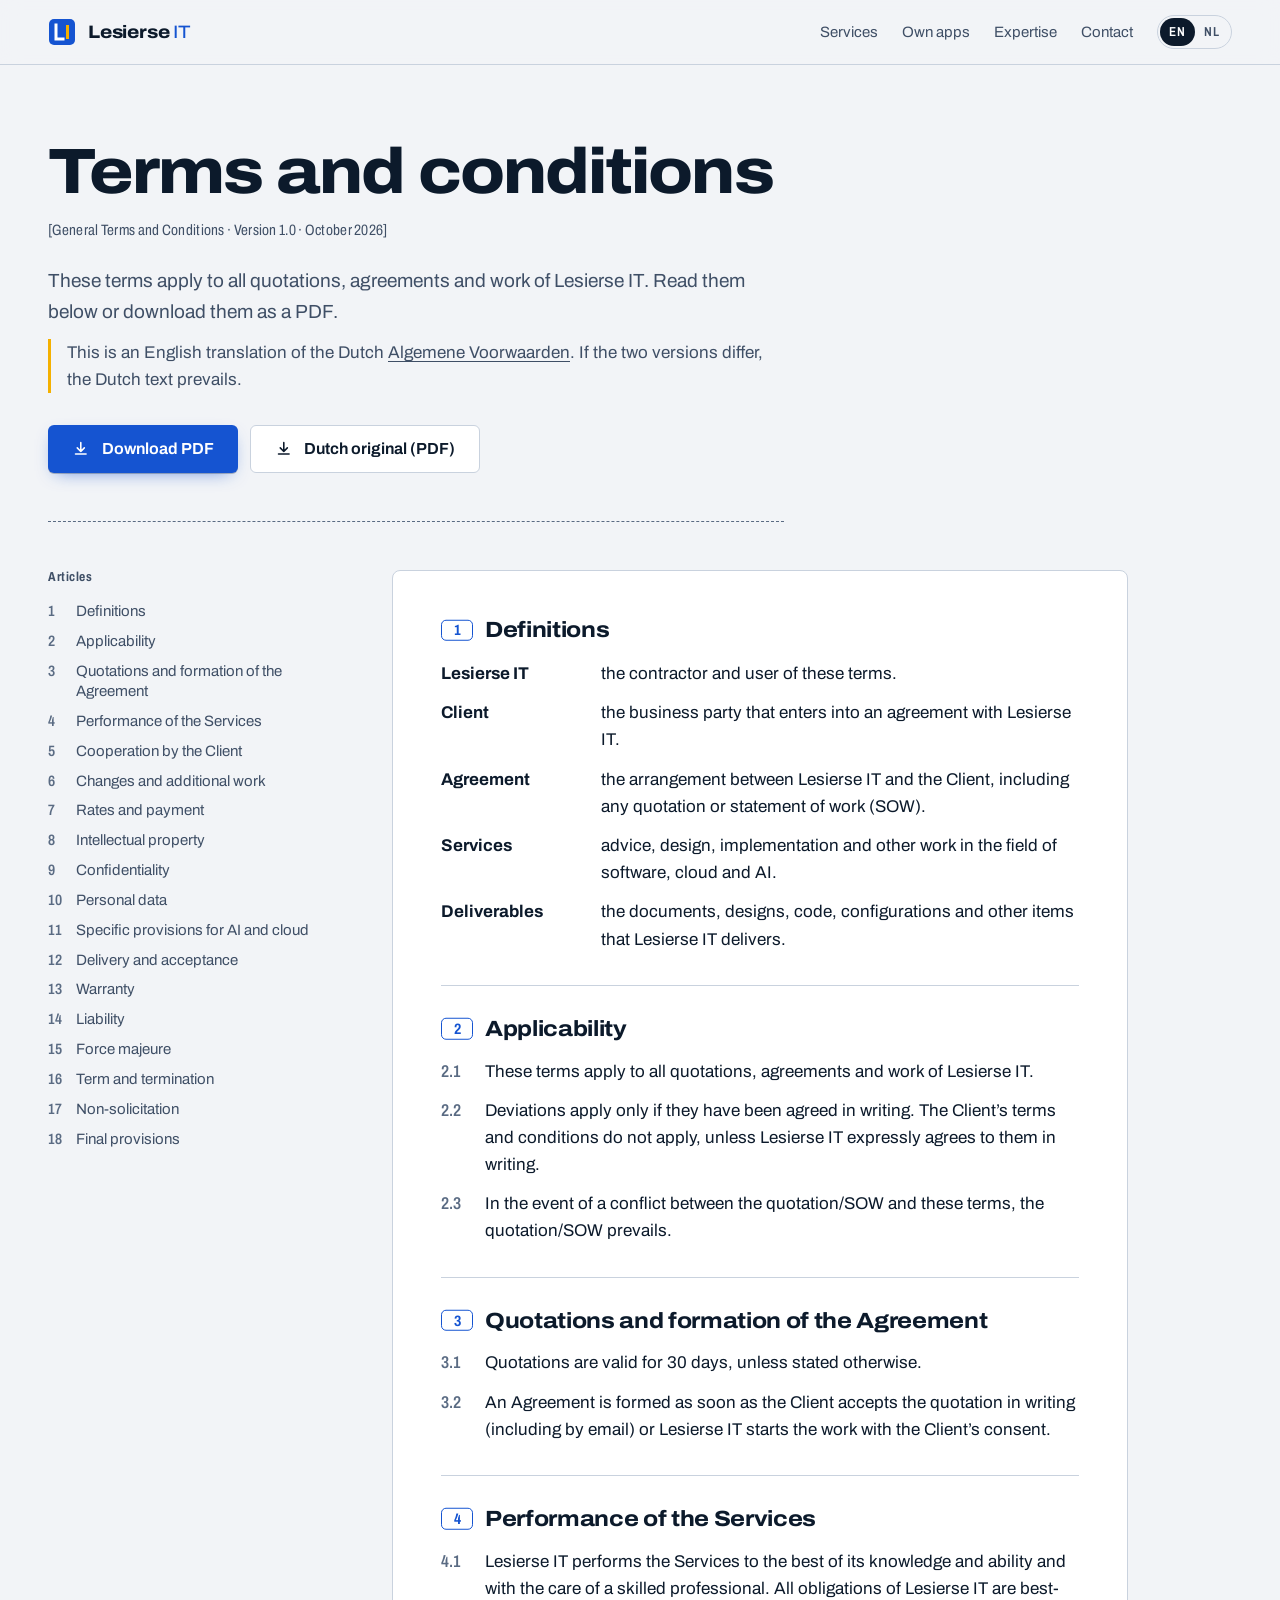
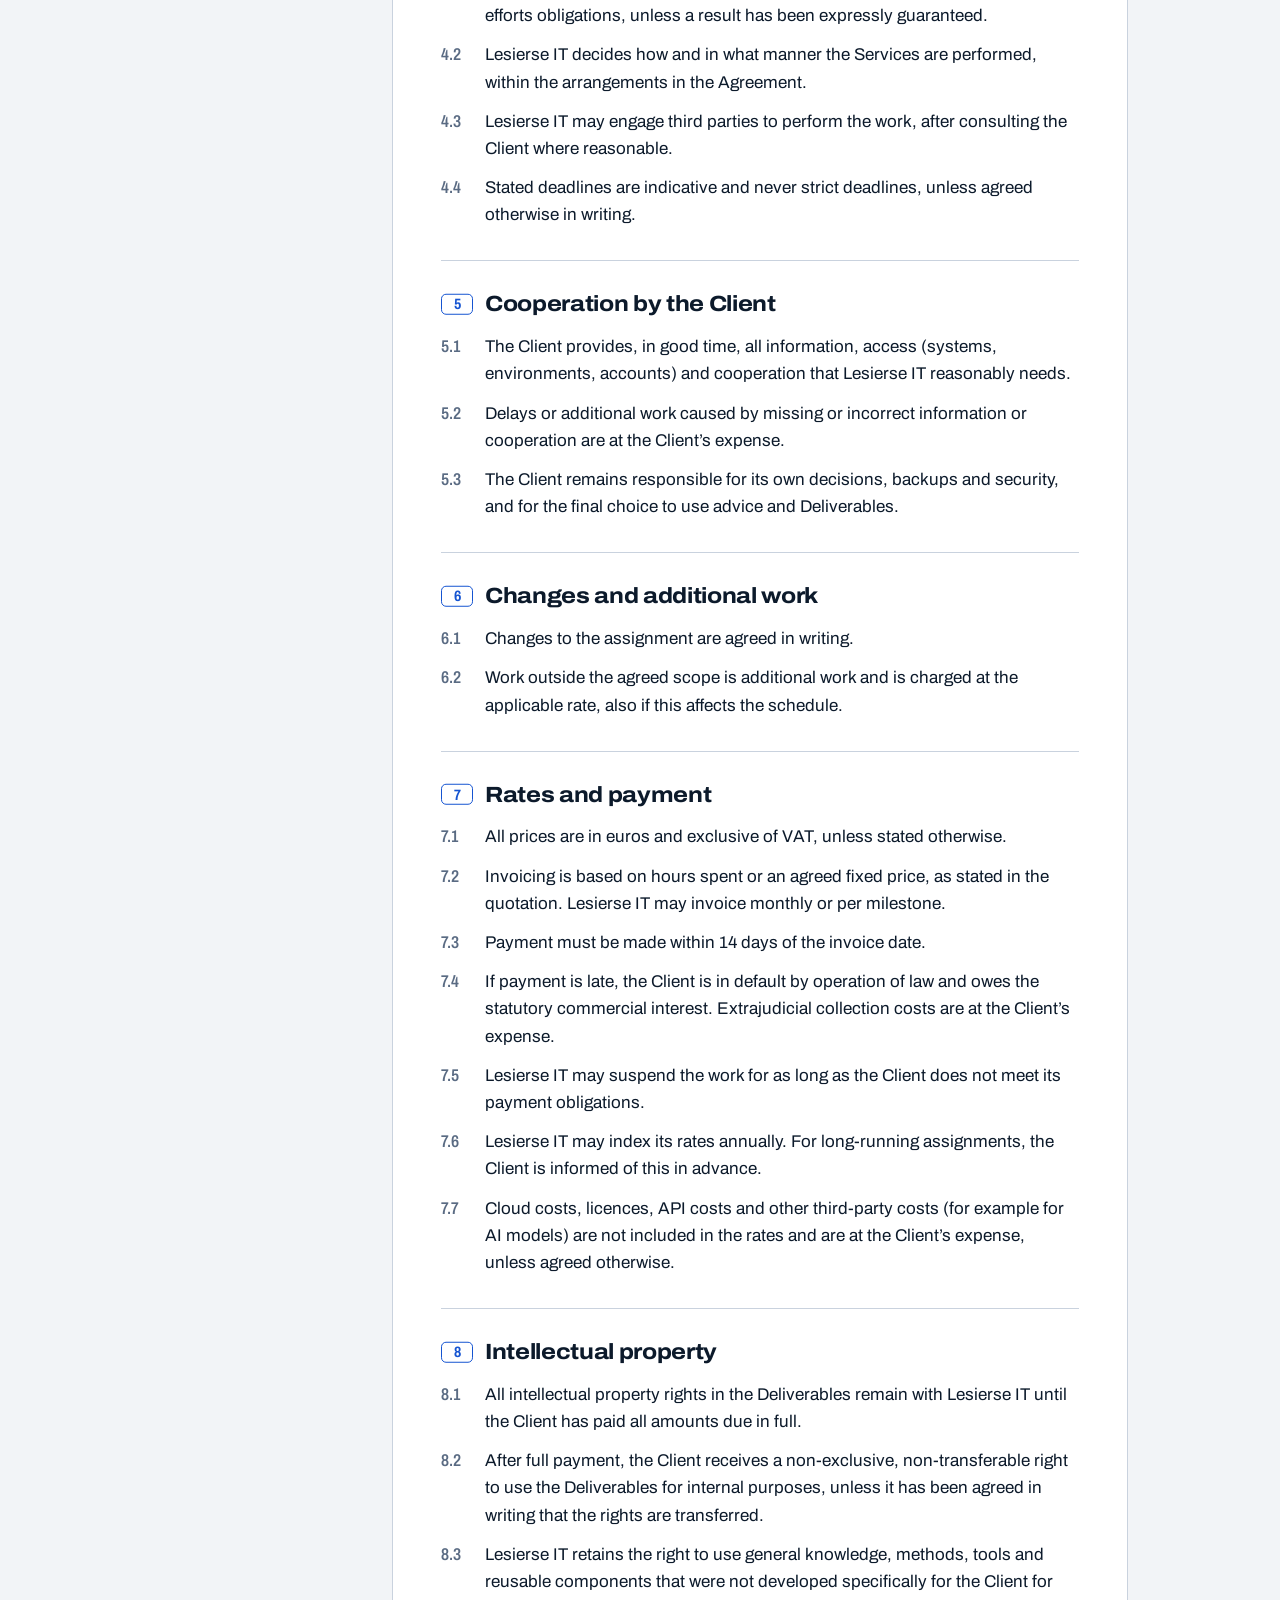
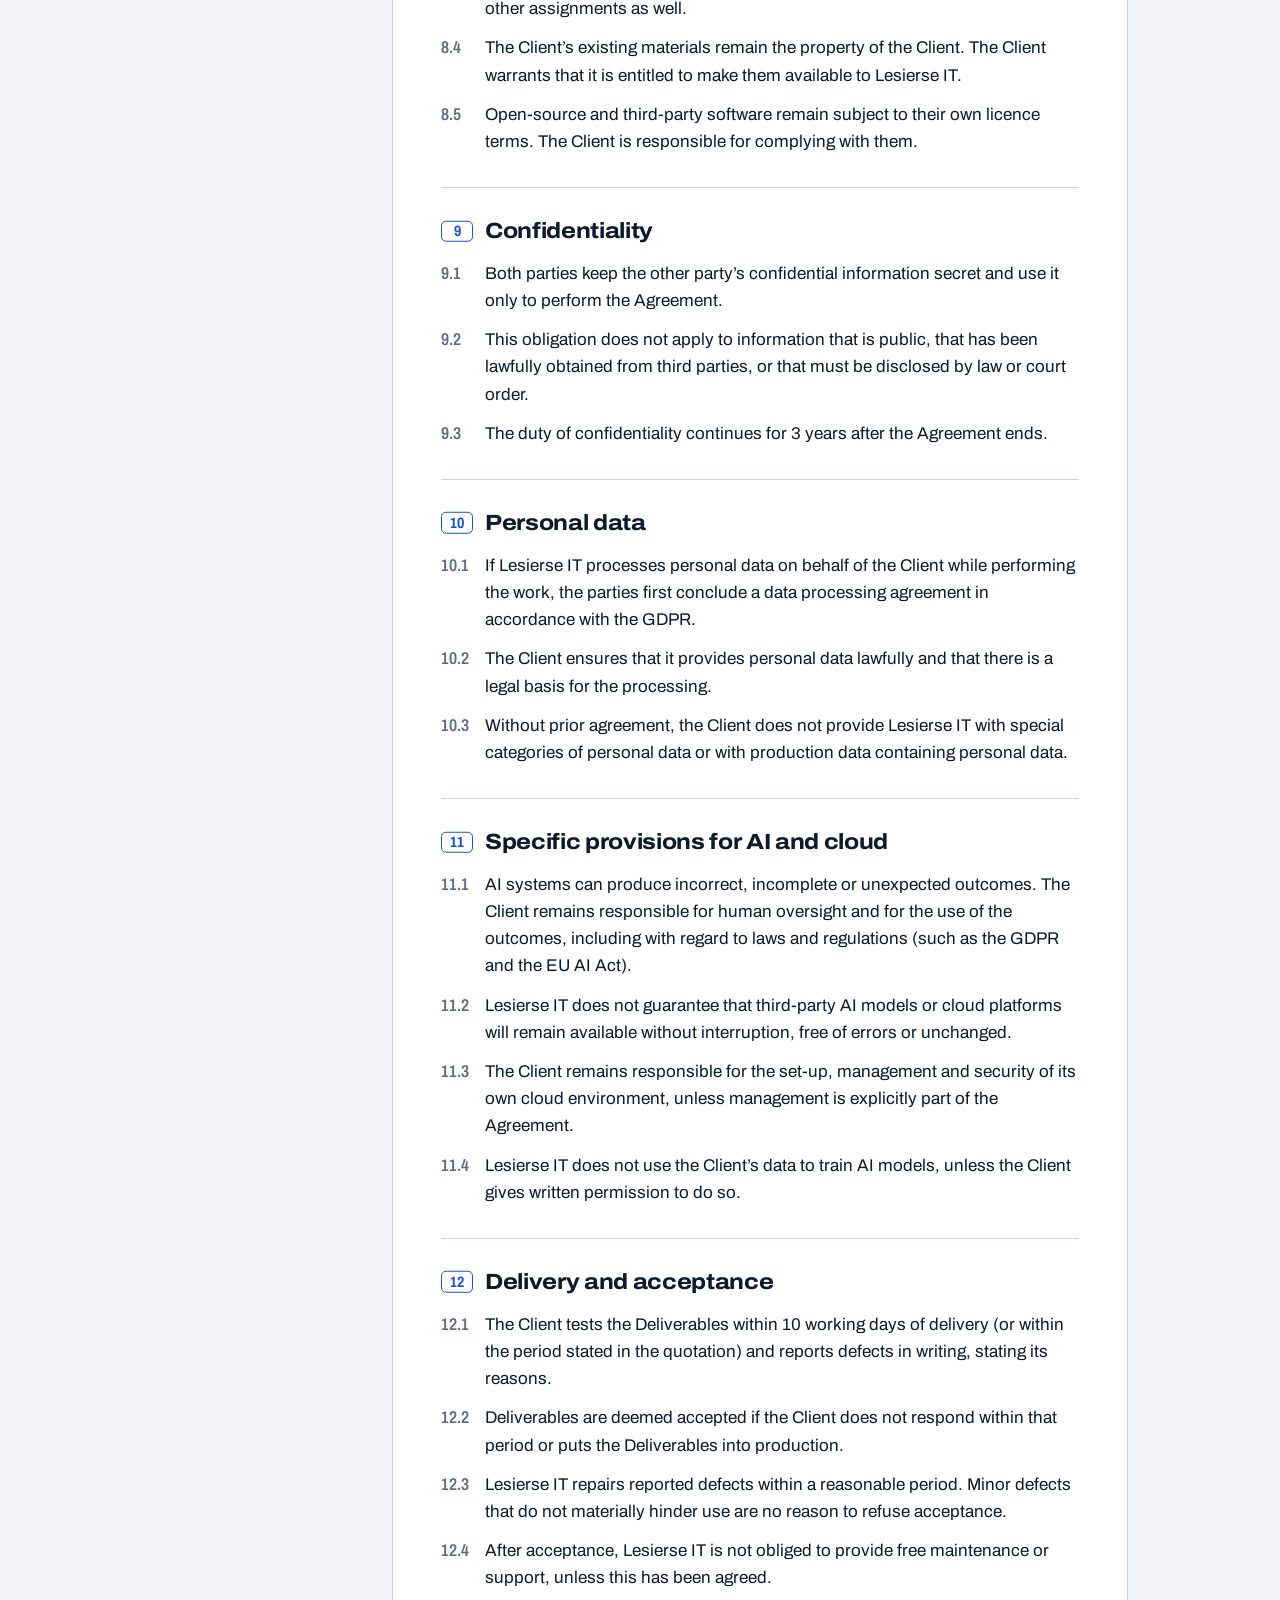
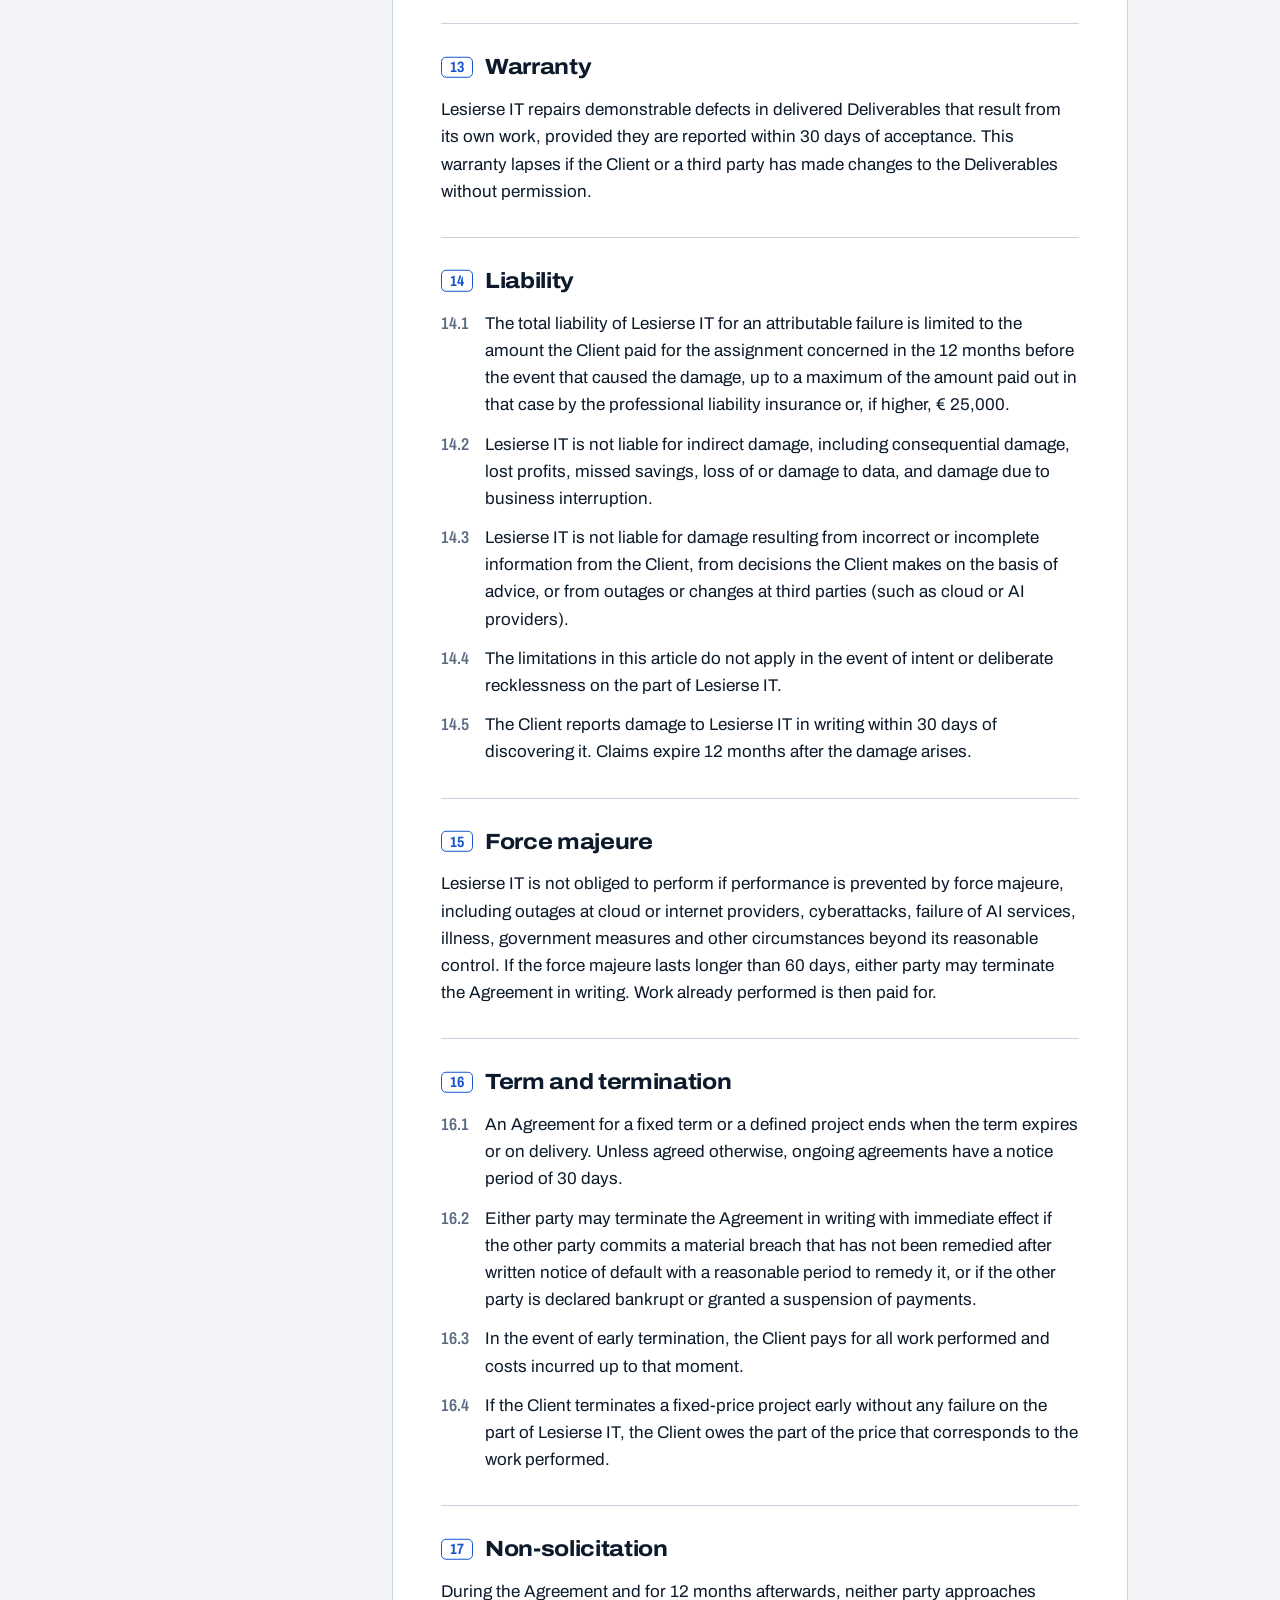
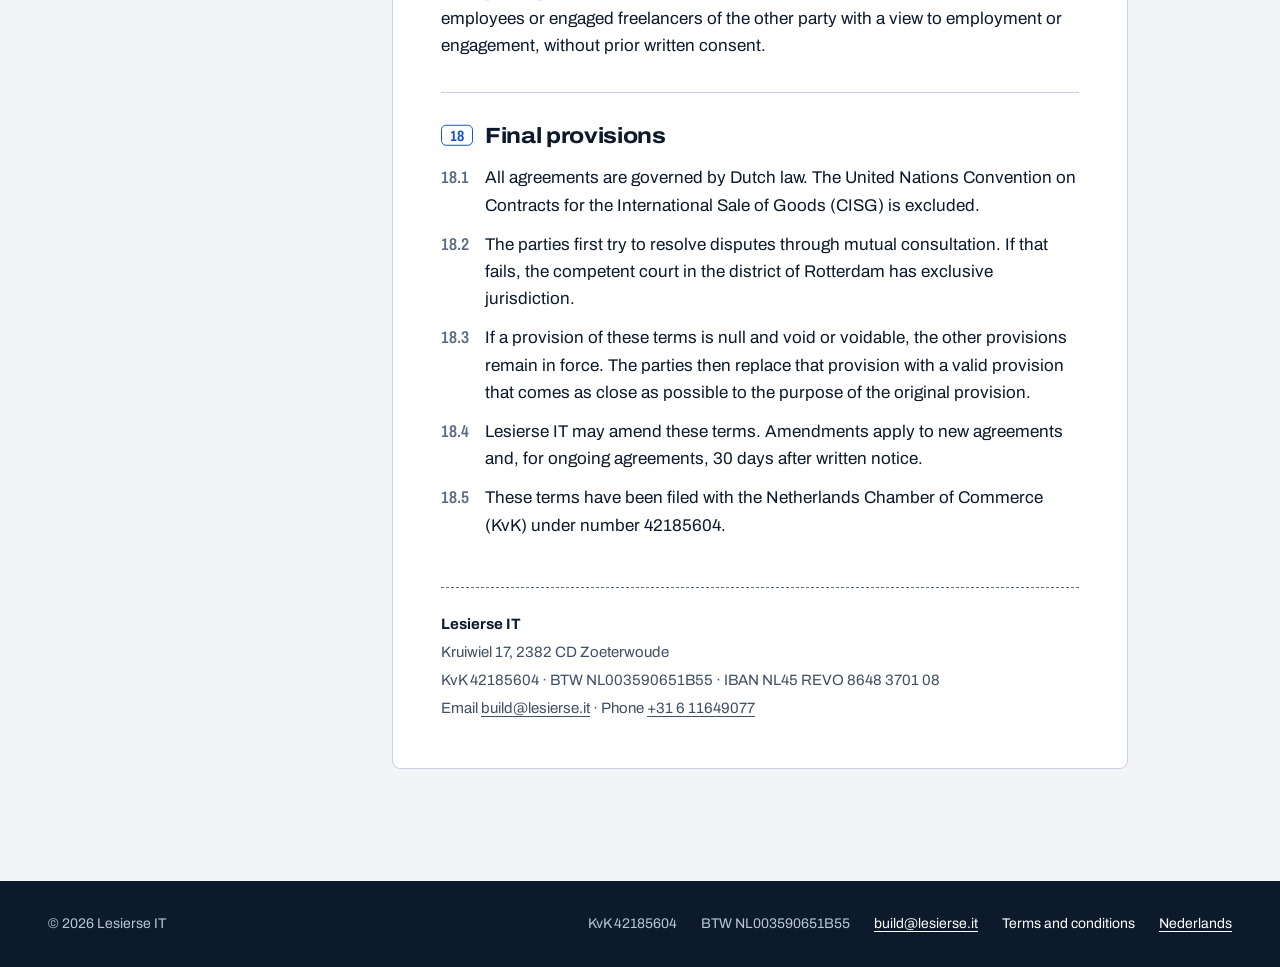
<file: terms/index.html>
<!doctype html>
<html lang="en">
<head>
<meta charset="utf-8">
<script>document.addEventListener('click',function(e){var a=e.target.closest&&e.target.closest('a[hreflang]');if(a)try{localStorage.setItem('lang',a.hreflang)}catch(_){}});</script>
<meta name="viewport" content="width=device-width, initial-scale=1">
<title>Terms and conditions — Lesierse IT</title>
<meta name="description" content="General terms and conditions of Lesierse IT for application development and consultancy in software, cloud and AI. Read online or download as PDF.">
<link rel="canonical" href="https://lesierse.it/terms/">
<link rel="alternate" hreflang="en" href="https://lesierse.it/terms/">
<link rel="alternate" hreflang="nl" href="https://lesierse.it/nl/voorwaarden/">
<link rel="alternate" hreflang="x-default" href="https://lesierse.it/terms/">
<meta name="theme-color" content="#f2f4f7">
<link rel="icon" href="/assets/favicon.svg" type="image/svg+xml">
<link rel="icon" href="/assets/favicon-32.png" sizes="32x32" type="image/png">
<link rel="apple-touch-icon" href="/assets/apple-touch-icon.png">
<meta property="og:type" content="website">
<meta property="og:site_name" content="Lesierse IT">
<meta property="og:title" content="Terms and conditions — Lesierse IT">
<meta property="og:description" content="General terms and conditions of Lesierse IT for application development and consultancy in software, cloud and AI. Read online or download as PDF.">
<meta property="og:url" content="https://lesierse.it/terms/">
<meta property="og:image" content="https://lesierse.it/assets/og-image.png">
<meta property="og:locale" content="en_GB">
<meta property="og:locale:alternate" content="nl_NL">
<link rel="preload" href="/assets/fonts/archivo-wdth.woff2" as="font" type="font/woff2" crossorigin>
<link rel="stylesheet" href="/assets/styles.css">
</head>
<body>
<a class="skip" href="#main">Skip to content</a>

<header class="site-header">
  <div class="wrap">
    <a class="wordmark" href="/" aria-label="Lesierse IT, home">
      <svg viewBox="0 0 28 28" aria-hidden="true"><rect x="1" y="1" width="26" height="26" rx="5" fill="#1554d1"/><path d="M8 7v14h7" fill="none" stroke="#fff" stroke-width="3" stroke-linecap="square"/><rect x="18" y="7" width="3" height="14" fill="#f4b000"/></svg>
      <span>Lesierse <b>IT</b></span>
    </a>
    <nav class="site-nav" aria-label="Main">
      <span class="nav-links">
          <a href="/#services">Services</a>
          <a href="/#own-apps">Own apps</a>
          <a href="/#expertise">Expertise</a>
          <a href="/#contact">Contact</a>
      </span>
      <span class="lang" role="group" aria-label="Language">
          <span aria-current="true" lang="en">EN</span>
          <a href="/nl/voorwaarden/" hreflang="nl" lang="nl">NL</a>
      </span>
    </nav>
  </div>
</header>

<main id="main" class="legal">
  <div class="wrap">
    <header class="legal-head">
      <h1>Terms and conditions</h1>
      <p class="legal-meta">[General Terms and Conditions · Version 1.0 · October 2026]</p>
      <p class="legal-lede">These terms apply to all quotations, agreements and work of Lesierse IT. Read them below or download them as a PDF.</p>
      <p class="legal-note">This is an English translation of the Dutch <a href="/nl/voorwaarden/" hreflang="nl" lang="nl">Algemene Voorwaarden</a>. If the two versions differ, the Dutch text prevails.</p>
      <div class="legal-actions">
        <a class="btn btn-primary" href="/assets/legal/lesierse-it-terms-and-conditions.pdf" download type="application/pdf"><svg viewBox="0 0 20 20" aria-hidden="true"><path d="M10 3v10m0 0-4-4m4 4 4-4M4 16h12" fill="none" stroke="currentColor" stroke-width="1.8" stroke-linecap="round" stroke-linejoin="round"/></svg>Download PDF</a>
        <a class="btn btn-quiet" href="/assets/legal/lesierse-it-algemene-voorwaarden.pdf" download type="application/pdf" hreflang="nl"><svg viewBox="0 0 20 20" aria-hidden="true"><path d="M10 3v10m0 0-4-4m4 4 4-4M4 16h12" fill="none" stroke="currentColor" stroke-width="1.8" stroke-linecap="round" stroke-linejoin="round"/></svg>Dutch original (PDF)</a>
      </div>
    </header>

    <div class="legal-body">
      <nav class="legal-toc" aria-labelledby="toc-title">
        <h2 id="toc-title">Articles</h2>
        <ol>
            <li><a href="#article-1"><span>1</span>Definitions</a></li>
            <li><a href="#article-2"><span>2</span>Applicability</a></li>
            <li><a href="#article-3"><span>3</span>Quotations and formation of the Agreement</a></li>
            <li><a href="#article-4"><span>4</span>Performance of the Services</a></li>
            <li><a href="#article-5"><span>5</span>Cooperation by the Client</a></li>
            <li><a href="#article-6"><span>6</span>Changes and additional work</a></li>
            <li><a href="#article-7"><span>7</span>Rates and payment</a></li>
            <li><a href="#article-8"><span>8</span>Intellectual property</a></li>
            <li><a href="#article-9"><span>9</span>Confidentiality</a></li>
            <li><a href="#article-10"><span>10</span>Personal data</a></li>
            <li><a href="#article-11"><span>11</span>Specific provisions for AI and cloud</a></li>
            <li><a href="#article-12"><span>12</span>Delivery and acceptance</a></li>
            <li><a href="#article-13"><span>13</span>Warranty</a></li>
            <li><a href="#article-14"><span>14</span>Liability</a></li>
            <li><a href="#article-15"><span>15</span>Force majeure</a></li>
            <li><a href="#article-16"><span>16</span>Term and termination</a></li>
            <li><a href="#article-17"><span>17</span>Non-solicitation</a></li>
            <li><a href="#article-18"><span>18</span>Final provisions</a></li>
        </ol>
      </nav>

      <div class="legal-text">
      <section class="article" id="article-1" aria-labelledby="art-1-title">
        <h2 id="art-1-title"><span class="art-num">1</span> Definitions</h2>
        <dl class="defs">
          <div><dt>Lesierse IT</dt><dd>the contractor and user of these terms.</dd></div>
          <div><dt>Client</dt><dd>the business party that enters into an agreement with Lesierse IT.</dd></div>
          <div><dt>Agreement</dt><dd>the arrangement between Lesierse IT and the Client, including any quotation or statement of work (SOW).</dd></div>
          <div><dt>Services</dt><dd>advice, design, implementation and other work in the field of software, cloud and AI.</dd></div>
          <div><dt>Deliverables</dt><dd>the documents, designs, code, configurations and other items that Lesierse IT delivers.</dd></div>
        </dl>
      </section>
      <section class="article" id="article-2" aria-labelledby="art-2-title">
        <h2 id="art-2-title"><span class="art-num">2</span> Applicability</h2>
        <ol class="clauses">
          <li><span class="clause-num">2.1</span> These terms apply to all quotations, agreements and work of Lesierse IT.</li>
          <li><span class="clause-num">2.2</span> Deviations apply only if they have been agreed in writing. The Client’s terms and conditions do not apply, unless Lesierse IT expressly agrees to them in writing.</li>
          <li><span class="clause-num">2.3</span> In the event of a conflict between the quotation/SOW and these terms, the quotation/SOW prevails.</li>
        </ol>
      </section>
      <section class="article" id="article-3" aria-labelledby="art-3-title">
        <h2 id="art-3-title"><span class="art-num">3</span> Quotations and formation of the Agreement</h2>
        <ol class="clauses">
          <li><span class="clause-num">3.1</span> Quotations are valid for 30 days, unless stated otherwise.</li>
          <li><span class="clause-num">3.2</span> An Agreement is formed as soon as the Client accepts the quotation in writing (including by email) or Lesierse IT starts the work with the Client’s consent.</li>
        </ol>
      </section>
      <section class="article" id="article-4" aria-labelledby="art-4-title">
        <h2 id="art-4-title"><span class="art-num">4</span> Performance of the Services</h2>
        <ol class="clauses">
          <li><span class="clause-num">4.1</span> Lesierse IT performs the Services to the best of its knowledge and ability and with the care of a skilled professional. All obligations of Lesierse IT are best-efforts obligations, unless a result has been expressly guaranteed.</li>
          <li><span class="clause-num">4.2</span> Lesierse IT decides how and in what manner the Services are performed, within the arrangements in the Agreement.</li>
          <li><span class="clause-num">4.3</span> Lesierse IT may engage third parties to perform the work, after consulting the Client where reasonable.</li>
          <li><span class="clause-num">4.4</span> Stated deadlines are indicative and never strict deadlines, unless agreed otherwise in writing.</li>
        </ol>
      </section>
      <section class="article" id="article-5" aria-labelledby="art-5-title">
        <h2 id="art-5-title"><span class="art-num">5</span> Cooperation by the Client</h2>
        <ol class="clauses">
          <li><span class="clause-num">5.1</span> The Client provides, in good time, all information, access (systems, environments, accounts) and cooperation that Lesierse IT reasonably needs.</li>
          <li><span class="clause-num">5.2</span> Delays or additional work caused by missing or incorrect information or cooperation are at the Client’s expense.</li>
          <li><span class="clause-num">5.3</span> The Client remains responsible for its own decisions, backups and security, and for the final choice to use advice and Deliverables.</li>
        </ol>
      </section>
      <section class="article" id="article-6" aria-labelledby="art-6-title">
        <h2 id="art-6-title"><span class="art-num">6</span> Changes and additional work</h2>
        <ol class="clauses">
          <li><span class="clause-num">6.1</span> Changes to the assignment are agreed in writing.</li>
          <li><span class="clause-num">6.2</span> Work outside the agreed scope is additional work and is charged at the applicable rate, also if this affects the schedule.</li>
        </ol>
      </section>
      <section class="article" id="article-7" aria-labelledby="art-7-title">
        <h2 id="art-7-title"><span class="art-num">7</span> Rates and payment</h2>
        <ol class="clauses">
          <li><span class="clause-num">7.1</span> All prices are in euros and exclusive of VAT, unless stated otherwise.</li>
          <li><span class="clause-num">7.2</span> Invoicing is based on hours spent or an agreed fixed price, as stated in the quotation. Lesierse IT may invoice monthly or per milestone.</li>
          <li><span class="clause-num">7.3</span> Payment must be made within 14 days of the invoice date.</li>
          <li><span class="clause-num">7.4</span> If payment is late, the Client is in default by operation of law and owes the statutory commercial interest. Extrajudicial collection costs are at the Client’s expense.</li>
          <li><span class="clause-num">7.5</span> Lesierse IT may suspend the work for as long as the Client does not meet its payment obligations.</li>
          <li><span class="clause-num">7.6</span> Lesierse IT may index its rates annually. For long-running assignments, the Client is informed of this in advance.</li>
          <li><span class="clause-num">7.7</span> Cloud costs, licences, API costs and other third-party costs (for example for AI models) are not included in the rates and are at the Client’s expense, unless agreed otherwise.</li>
        </ol>
      </section>
      <section class="article" id="article-8" aria-labelledby="art-8-title">
        <h2 id="art-8-title"><span class="art-num">8</span> Intellectual property</h2>
        <ol class="clauses">
          <li><span class="clause-num">8.1</span> All intellectual property rights in the Deliverables remain with Lesierse IT until the Client has paid all amounts due in full.</li>
          <li><span class="clause-num">8.2</span> After full payment, the Client receives a non-exclusive, non-transferable right to use the Deliverables for internal purposes, unless it has been agreed in writing that the rights are transferred.</li>
          <li><span class="clause-num">8.3</span> Lesierse IT retains the right to use general knowledge, methods, tools and reusable components that were not developed specifically for the Client for other assignments as well.</li>
          <li><span class="clause-num">8.4</span> The Client’s existing materials remain the property of the Client. The Client warrants that it is entitled to make them available to Lesierse IT.</li>
          <li><span class="clause-num">8.5</span> Open-source and third-party software remain subject to their own licence terms. The Client is responsible for complying with them.</li>
        </ol>
      </section>
      <section class="article" id="article-9" aria-labelledby="art-9-title">
        <h2 id="art-9-title"><span class="art-num">9</span> Confidentiality</h2>
        <ol class="clauses">
          <li><span class="clause-num">9.1</span> Both parties keep the other party’s confidential information secret and use it only to perform the Agreement.</li>
          <li><span class="clause-num">9.2</span> This obligation does not apply to information that is public, that has been lawfully obtained from third parties, or that must be disclosed by law or court order.</li>
          <li><span class="clause-num">9.3</span> The duty of confidentiality continues for 3 years after the Agreement ends.</li>
        </ol>
      </section>
      <section class="article" id="article-10" aria-labelledby="art-10-title">
        <h2 id="art-10-title"><span class="art-num">10</span> Personal data</h2>
        <ol class="clauses">
          <li><span class="clause-num">10.1</span> If Lesierse IT processes personal data on behalf of the Client while performing the work, the parties first conclude a data processing agreement in accordance with the GDPR.</li>
          <li><span class="clause-num">10.2</span> The Client ensures that it provides personal data lawfully and that there is a legal basis for the processing.</li>
          <li><span class="clause-num">10.3</span> Without prior agreement, the Client does not provide Lesierse IT with special categories of personal data or with production data containing personal data.</li>
        </ol>
      </section>
      <section class="article" id="article-11" aria-labelledby="art-11-title">
        <h2 id="art-11-title"><span class="art-num">11</span> Specific provisions for AI and cloud</h2>
        <ol class="clauses">
          <li><span class="clause-num">11.1</span> AI systems can produce incorrect, incomplete or unexpected outcomes. The Client remains responsible for human oversight and for the use of the outcomes, including with regard to laws and regulations (such as the GDPR and the EU AI Act).</li>
          <li><span class="clause-num">11.2</span> Lesierse IT does not guarantee that third-party AI models or cloud platforms will remain available without interruption, free of errors or unchanged.</li>
          <li><span class="clause-num">11.3</span> The Client remains responsible for the set-up, management and security of its own cloud environment, unless management is explicitly part of the Agreement.</li>
          <li><span class="clause-num">11.4</span> Lesierse IT does not use the Client’s data to train AI models, unless the Client gives written permission to do so.</li>
        </ol>
      </section>
      <section class="article" id="article-12" aria-labelledby="art-12-title">
        <h2 id="art-12-title"><span class="art-num">12</span> Delivery and acceptance</h2>
        <ol class="clauses">
          <li><span class="clause-num">12.1</span> The Client tests the Deliverables within 10 working days of delivery (or within the period stated in the quotation) and reports defects in writing, stating its reasons.</li>
          <li><span class="clause-num">12.2</span> Deliverables are deemed accepted if the Client does not respond within that period or puts the Deliverables into production.</li>
          <li><span class="clause-num">12.3</span> Lesierse IT repairs reported defects within a reasonable period. Minor defects that do not materially hinder use are no reason to refuse acceptance.</li>
          <li><span class="clause-num">12.4</span> After acceptance, Lesierse IT is not obliged to provide free maintenance or support, unless this has been agreed.</li>
        </ol>
      </section>
      <section class="article" id="article-13" aria-labelledby="art-13-title">
        <h2 id="art-13-title"><span class="art-num">13</span> Warranty</h2>
        <p>Lesierse IT repairs demonstrable defects in delivered Deliverables that result from its own work, provided they are reported within 30 days of acceptance. This warranty lapses if the Client or a third party has made changes to the Deliverables without permission.</p>
      </section>
      <section class="article" id="article-14" aria-labelledby="art-14-title">
        <h2 id="art-14-title"><span class="art-num">14</span> Liability</h2>
        <ol class="clauses">
          <li><span class="clause-num">14.1</span> The total liability of Lesierse IT for an attributable failure is limited to the amount the Client paid for the assignment concerned in the 12 months before the event that caused the damage, up to a maximum of the amount paid out in that case by the professional liability insurance or, if higher, € 25,000.</li>
          <li><span class="clause-num">14.2</span> Lesierse IT is not liable for indirect damage, including consequential damage, lost profits, missed savings, loss of or damage to data, and damage due to business interruption.</li>
          <li><span class="clause-num">14.3</span> Lesierse IT is not liable for damage resulting from incorrect or incomplete information from the Client, from decisions the Client makes on the basis of advice, or from outages or changes at third parties (such as cloud or AI providers).</li>
          <li><span class="clause-num">14.4</span> The limitations in this article do not apply in the event of intent or deliberate recklessness on the part of Lesierse IT.</li>
          <li><span class="clause-num">14.5</span> The Client reports damage to Lesierse IT in writing within 30 days of discovering it. Claims expire 12 months after the damage arises.</li>
        </ol>
      </section>
      <section class="article" id="article-15" aria-labelledby="art-15-title">
        <h2 id="art-15-title"><span class="art-num">15</span> Force majeure</h2>
        <p>Lesierse IT is not obliged to perform if performance is prevented by force majeure, including outages at cloud or internet providers, cyberattacks, failure of AI services, illness, government measures and other circumstances beyond its reasonable control. If the force majeure lasts longer than 60 days, either party may terminate the Agreement in writing. Work already performed is then paid for.</p>
      </section>
      <section class="article" id="article-16" aria-labelledby="art-16-title">
        <h2 id="art-16-title"><span class="art-num">16</span> Term and termination</h2>
        <ol class="clauses">
          <li><span class="clause-num">16.1</span> An Agreement for a fixed term or a defined project ends when the term expires or on delivery. Unless agreed otherwise, ongoing agreements have a notice period of 30 days.</li>
          <li><span class="clause-num">16.2</span> Either party may terminate the Agreement in writing with immediate effect if the other party commits a material breach that has not been remedied after written notice of default with a reasonable period to remedy it, or if the other party is declared bankrupt or granted a suspension of payments.</li>
          <li><span class="clause-num">16.3</span> In the event of early termination, the Client pays for all work performed and costs incurred up to that moment.</li>
          <li><span class="clause-num">16.4</span> If the Client terminates a fixed-price project early without any failure on the part of Lesierse IT, the Client owes the part of the price that corresponds to the work performed.</li>
        </ol>
      </section>
      <section class="article" id="article-17" aria-labelledby="art-17-title">
        <h2 id="art-17-title"><span class="art-num">17</span> Non-solicitation</h2>
        <p>During the Agreement and for 12 months afterwards, neither party approaches employees or engaged freelancers of the other party with a view to employment or engagement, without prior written consent.</p>
      </section>
      <section class="article" id="article-18" aria-labelledby="art-18-title">
        <h2 id="art-18-title"><span class="art-num">18</span> Final provisions</h2>
        <ol class="clauses">
          <li><span class="clause-num">18.1</span> All agreements are governed by Dutch law. The United Nations Convention on Contracts for the International Sale of Goods (CISG) is excluded.</li>
          <li><span class="clause-num">18.2</span> The parties first try to resolve disputes through mutual consultation. If that fails, the competent court in the district of Rotterdam has exclusive jurisdiction.</li>
          <li><span class="clause-num">18.3</span> If a provision of these terms is null and void or voidable, the other provisions remain in force. The parties then replace that provision with a valid provision that comes as close as possible to the purpose of the original provision.</li>
          <li><span class="clause-num">18.4</span> Lesierse IT may amend these terms. Amendments apply to new agreements and, for ongoing agreements, 30 days after written notice.</li>
          <li><span class="clause-num">18.5</span> These terms have been filed with the Netherlands Chamber of Commerce (KvK) under number 42185604.</li>
        </ol>
      </section>
        <address class="legal-party" aria-label="Contractor details">
          <strong>Lesierse IT</strong>
          <span>Kruiwiel 17, 2382 CD Zoeterwoude</span>
          <span>KvK 42185604 · BTW NL003590651B55 · IBAN NL45 REVO 8648 3701 08</span>
          <span>Email <a href="mailto:build@lesierse.it">build@lesierse.it</a> · Phone <a href="tel:+31611649077">+31 6 11649077</a></span>
        </address>
      </div>
    </div>
  </div>
</main>

<footer class="site-footer">
  <div class="wrap">
    <p>© 2026 Lesierse IT</p>
    <ul>
      <li>KvK 42185604</li>
      <li>BTW NL003590651B55</li>
      <li><a href="mailto:build@lesierse.it">build@lesierse.it</a></li>
      <li><a href="/terms/" aria-current="page">Terms and conditions</a></li>
      <li><a href="/nl/voorwaarden/" hreflang="nl" lang="nl">Nederlands</a></li>
    </ul>
  </div>
</footer>
</body>
</html>
</file>
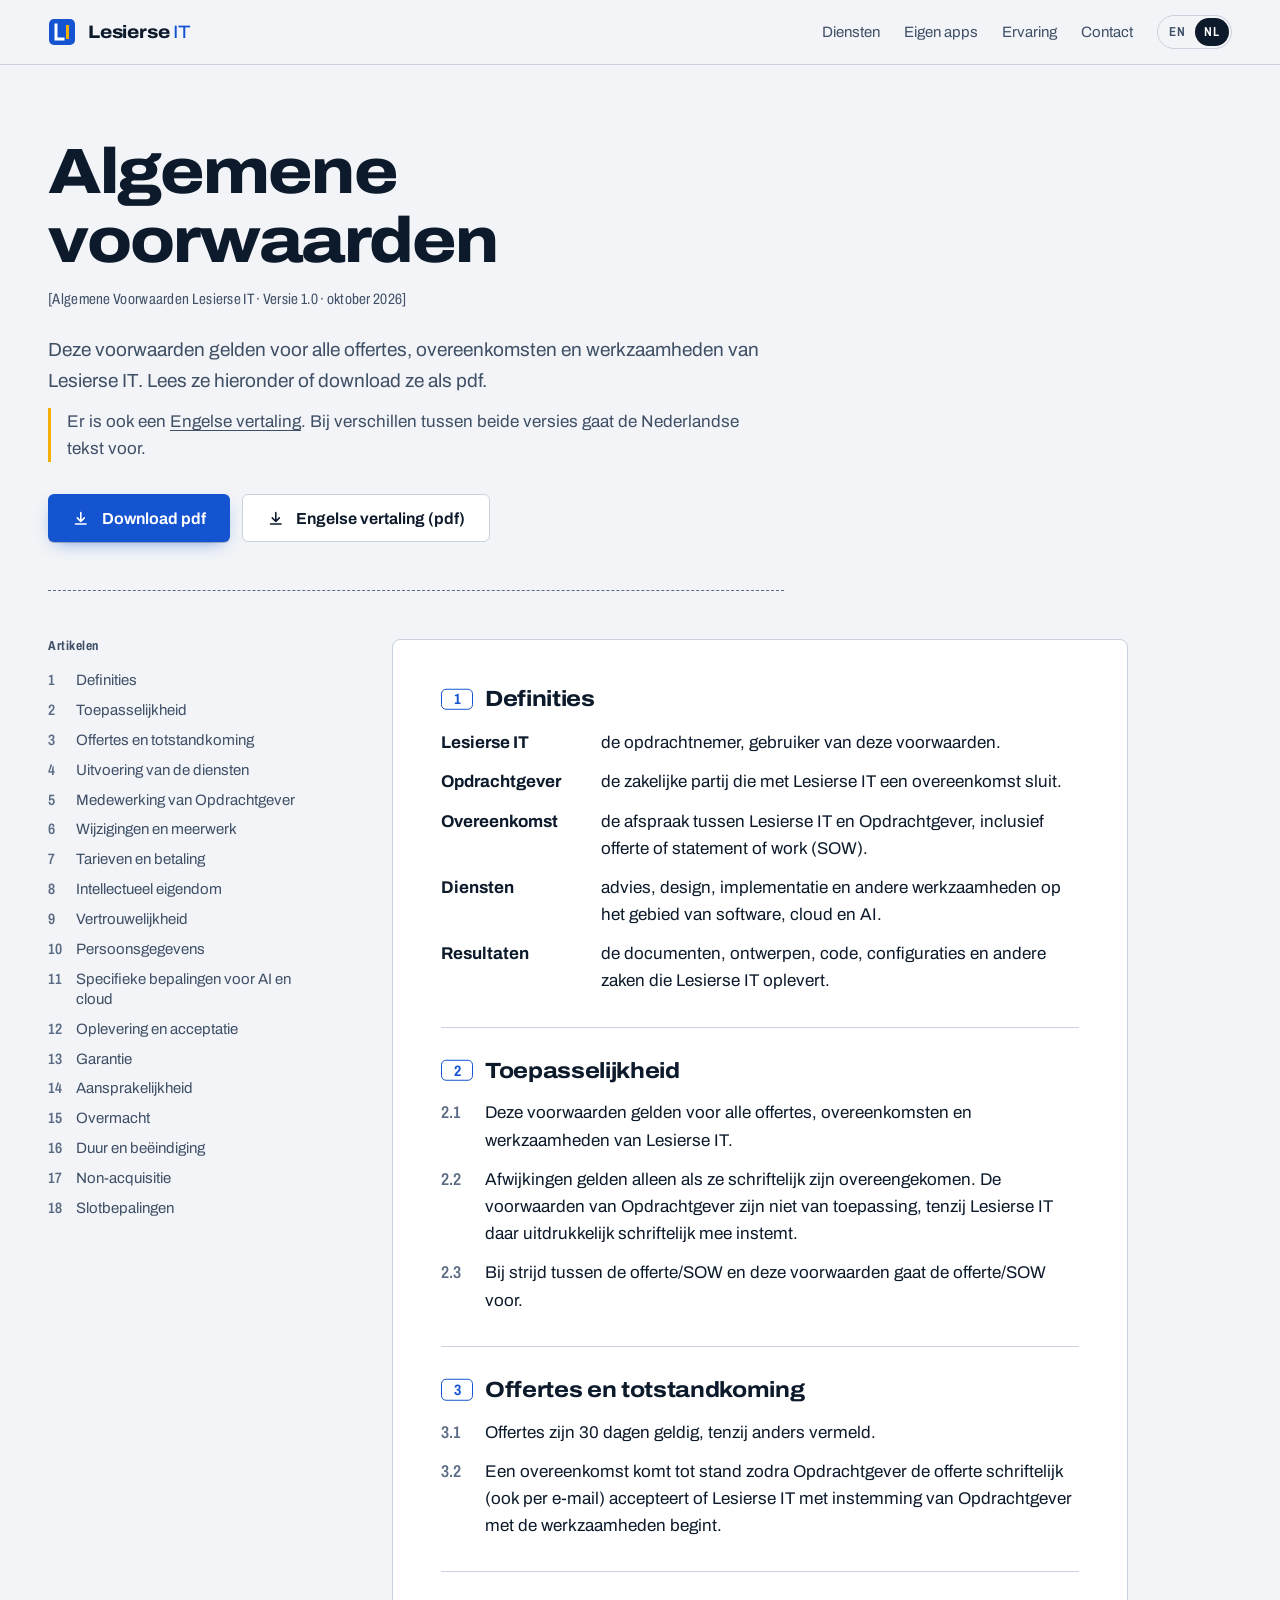
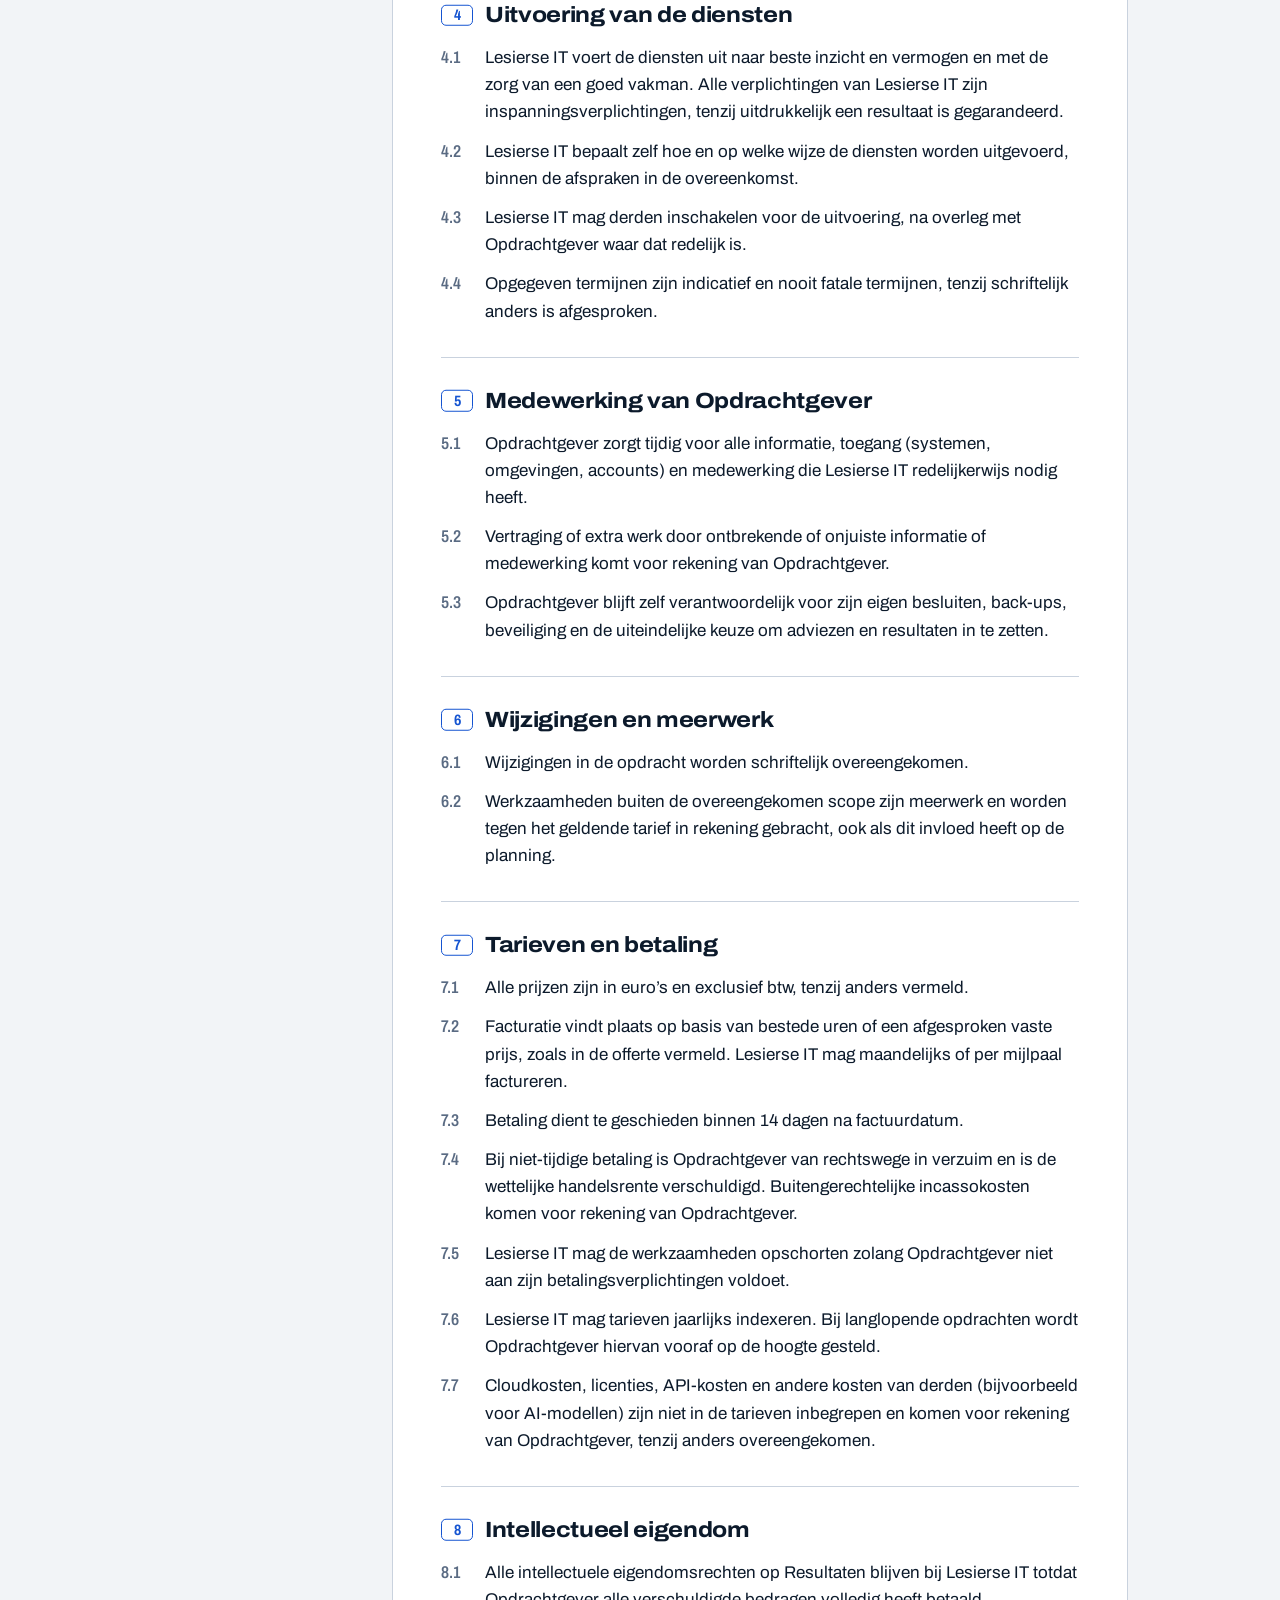
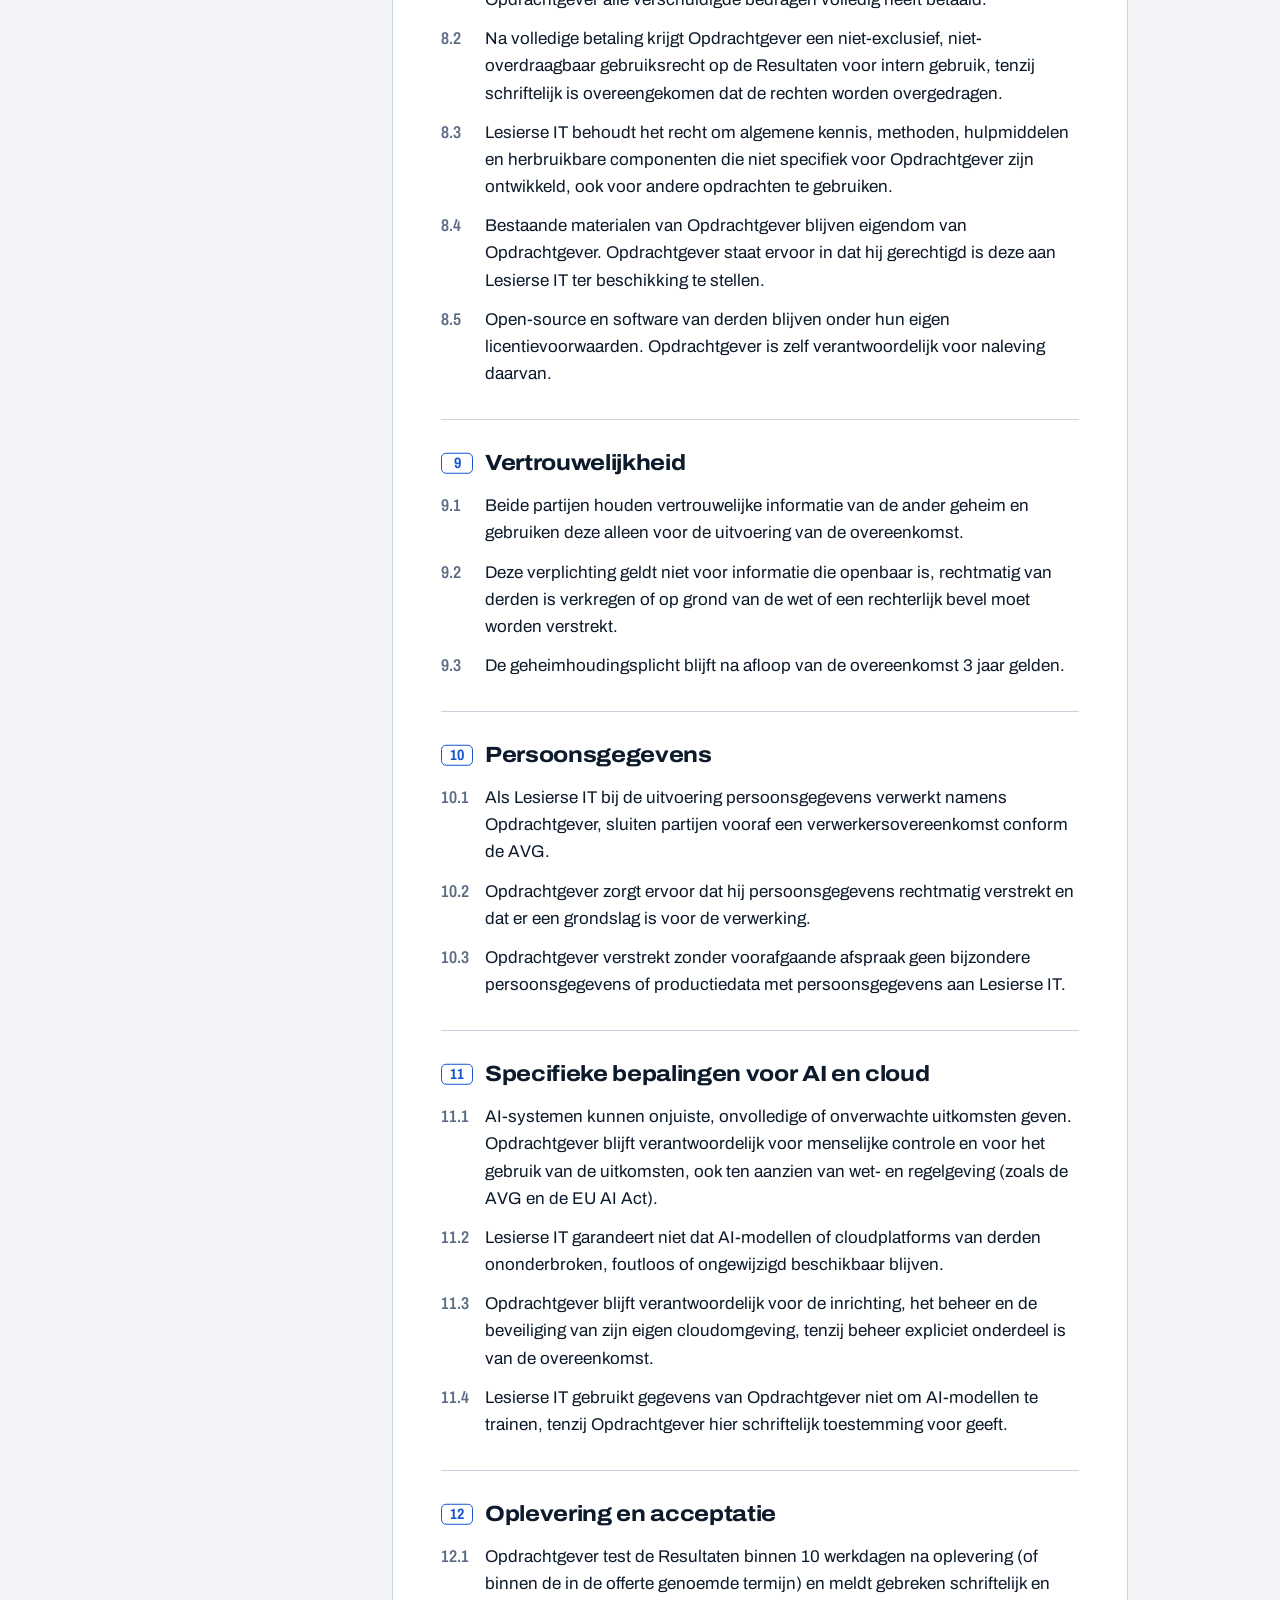
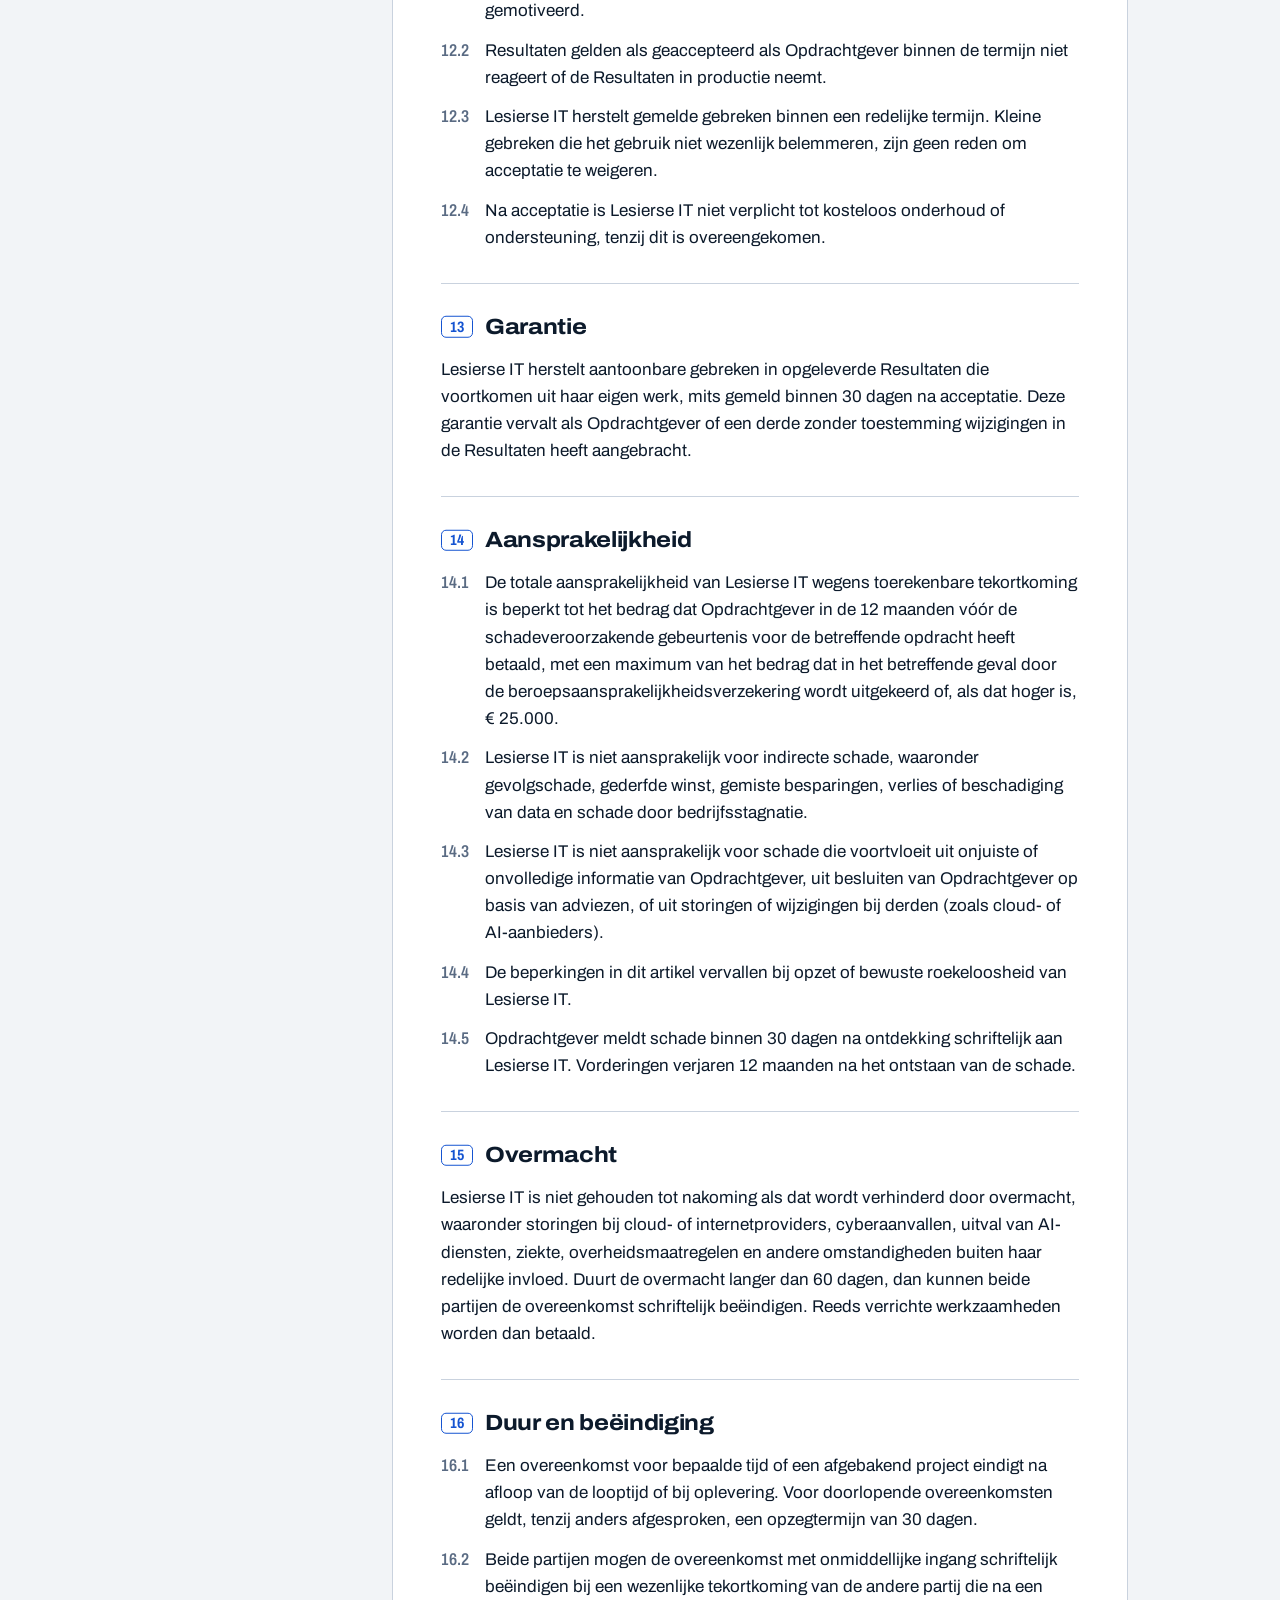
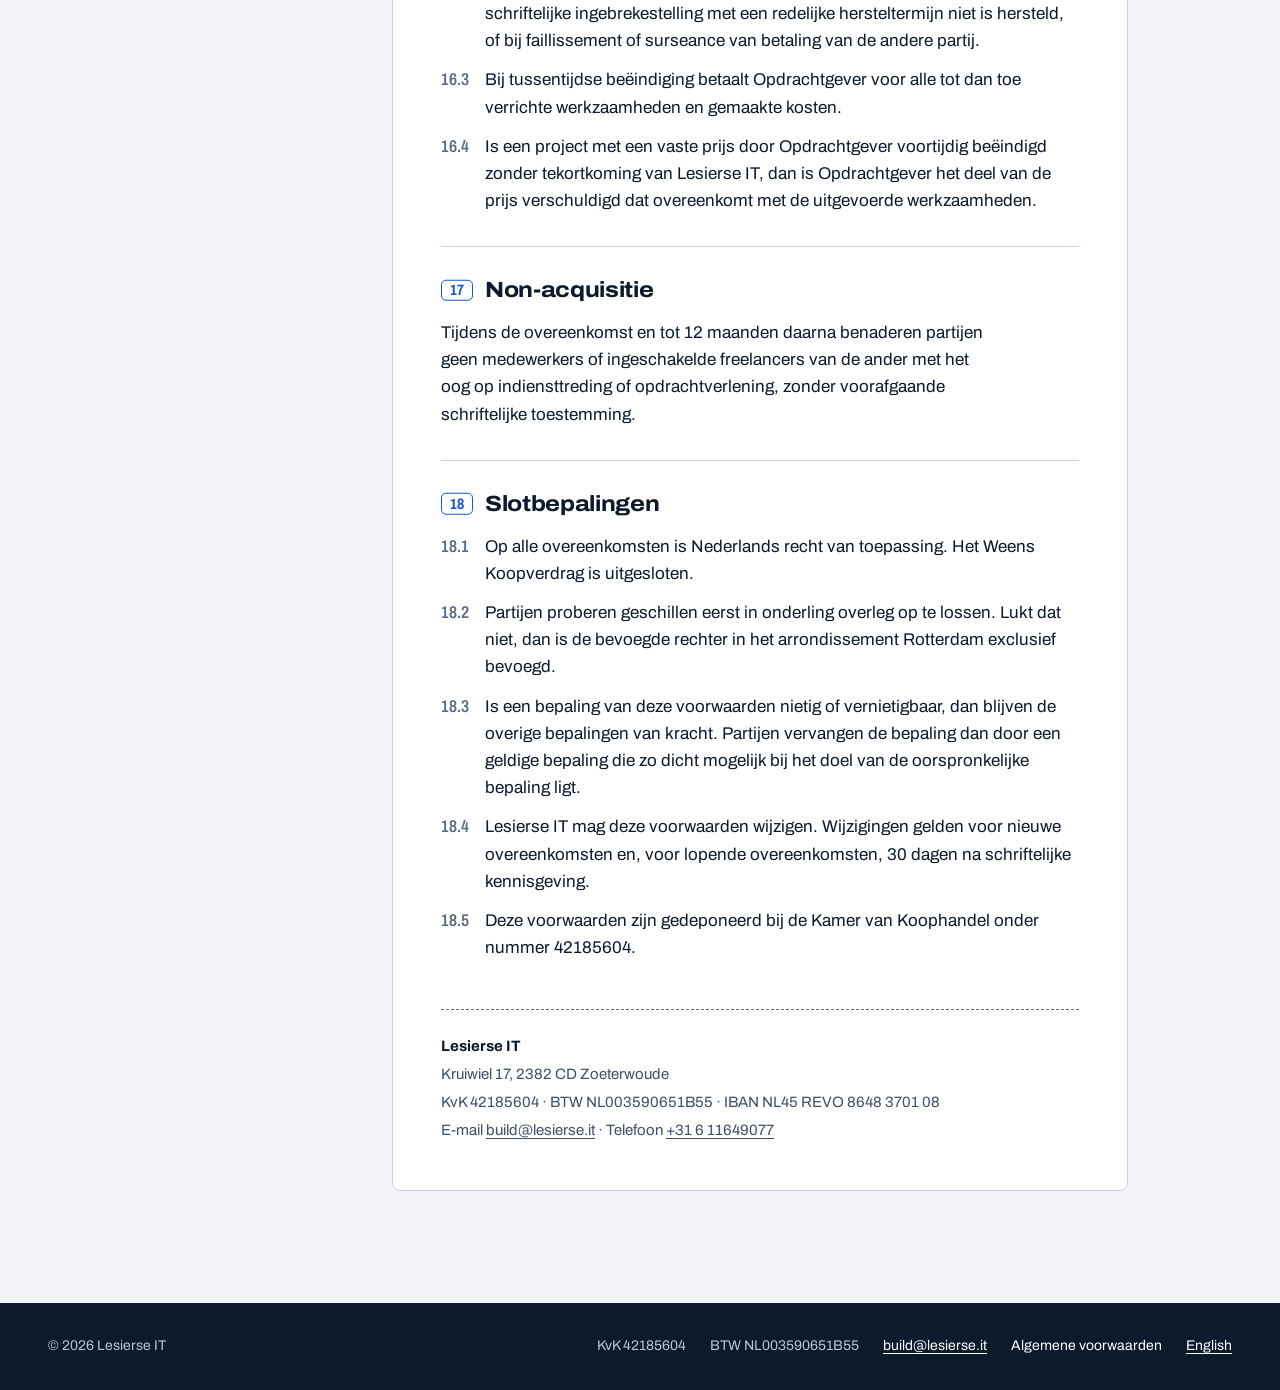
<file: nl/voorwaarden/index.html>
<!doctype html>
<html lang="nl">
<head>
<meta charset="utf-8">
<script>document.addEventListener('click',function(e){var a=e.target.closest&&e.target.closest('a[hreflang]');if(a)try{localStorage.setItem('lang',a.hreflang)}catch(_){}});</script>
<meta name="viewport" content="width=device-width, initial-scale=1">
<title>Algemene voorwaarden — Lesierse IT</title>
<meta name="description" content="Algemene voorwaarden van Lesierse IT voor applicatieontwikkeling en consultancy op het gebied van software, cloud en AI. Online lezen of downloaden als pdf.">
<link rel="canonical" href="https://lesierse.it/nl/voorwaarden/">
<link rel="alternate" hreflang="en" href="https://lesierse.it/terms/">
<link rel="alternate" hreflang="nl" href="https://lesierse.it/nl/voorwaarden/">
<link rel="alternate" hreflang="x-default" href="https://lesierse.it/terms/">
<meta name="theme-color" content="#f2f4f7">
<link rel="icon" href="/assets/favicon.svg" type="image/svg+xml">
<link rel="icon" href="/assets/favicon-32.png" sizes="32x32" type="image/png">
<link rel="apple-touch-icon" href="/assets/apple-touch-icon.png">
<meta property="og:type" content="website">
<meta property="og:site_name" content="Lesierse IT">
<meta property="og:title" content="Algemene voorwaarden — Lesierse IT">
<meta property="og:description" content="Algemene voorwaarden van Lesierse IT voor applicatieontwikkeling en consultancy op het gebied van software, cloud en AI. Online lezen of downloaden als pdf.">
<meta property="og:url" content="https://lesierse.it/nl/voorwaarden/">
<meta property="og:image" content="https://lesierse.it/assets/og-image.png">
<meta property="og:locale" content="nl_NL">
<meta property="og:locale:alternate" content="en_GB">
<link rel="preload" href="/assets/fonts/archivo-wdth.woff2" as="font" type="font/woff2" crossorigin>
<link rel="stylesheet" href="/assets/styles.css">
</head>
<body>
<a class="skip" href="#main">Naar de inhoud</a>

<header class="site-header">
  <div class="wrap">
    <a class="wordmark" href="/nl/" aria-label="Lesierse IT, home">
      <svg viewBox="0 0 28 28" aria-hidden="true"><rect x="1" y="1" width="26" height="26" rx="5" fill="#1554d1"/><path d="M8 7v14h7" fill="none" stroke="#fff" stroke-width="3" stroke-linecap="square"/><rect x="18" y="7" width="3" height="14" fill="#f4b000"/></svg>
      <span>Lesierse <b>IT</b></span>
    </a>
    <nav class="site-nav" aria-label="Hoofdmenu">
      <span class="nav-links">
          <a href="/nl/#services">Diensten</a>
          <a href="/nl/#own-apps">Eigen apps</a>
          <a href="/nl/#expertise">Ervaring</a>
          <a href="/nl/#contact">Contact</a>
      </span>
      <span class="lang" role="group" aria-label="Taal">
          <a href="/terms/" hreflang="en" lang="en">EN</a>
          <span aria-current="true" lang="nl">NL</span>
      </span>
    </nav>
  </div>
</header>

<main id="main" class="legal">
  <div class="wrap">
    <header class="legal-head">
      <h1>Algemene voorwaarden</h1>
      <p class="legal-meta">[Algemene Voorwaarden Lesierse IT · Versie 1.0 · oktober 2026]</p>
      <p class="legal-lede">Deze voorwaarden gelden voor alle offertes, overeenkomsten en werkzaamheden van Lesierse IT. Lees ze hieronder of download ze als pdf.</p>
      <p class="legal-note">Er is ook een <a href="/terms/" hreflang="en" lang="en">Engelse vertaling</a>. Bij verschillen tussen beide versies gaat de Nederlandse tekst voor.</p>
      <div class="legal-actions">
        <a class="btn btn-primary" href="/assets/legal/lesierse-it-algemene-voorwaarden.pdf" download type="application/pdf"><svg viewBox="0 0 20 20" aria-hidden="true"><path d="M10 3v10m0 0-4-4m4 4 4-4M4 16h12" fill="none" stroke="currentColor" stroke-width="1.8" stroke-linecap="round" stroke-linejoin="round"/></svg>Download pdf</a>
        <a class="btn btn-quiet" href="/assets/legal/lesierse-it-terms-and-conditions.pdf" download type="application/pdf" hreflang="en"><svg viewBox="0 0 20 20" aria-hidden="true"><path d="M10 3v10m0 0-4-4m4 4 4-4M4 16h12" fill="none" stroke="currentColor" stroke-width="1.8" stroke-linecap="round" stroke-linejoin="round"/></svg>Engelse vertaling (pdf)</a>
      </div>
    </header>

    <div class="legal-body">
      <nav class="legal-toc" aria-labelledby="toc-title">
        <h2 id="toc-title">Artikelen</h2>
        <ol>
            <li><a href="#artikel-1"><span>1</span>Definities</a></li>
            <li><a href="#artikel-2"><span>2</span>Toepasselijkheid</a></li>
            <li><a href="#artikel-3"><span>3</span>Offertes en totstandkoming</a></li>
            <li><a href="#artikel-4"><span>4</span>Uitvoering van de diensten</a></li>
            <li><a href="#artikel-5"><span>5</span>Medewerking van Opdrachtgever</a></li>
            <li><a href="#artikel-6"><span>6</span>Wijzigingen en meerwerk</a></li>
            <li><a href="#artikel-7"><span>7</span>Tarieven en betaling</a></li>
            <li><a href="#artikel-8"><span>8</span>Intellectueel eigendom</a></li>
            <li><a href="#artikel-9"><span>9</span>Vertrouwelijkheid</a></li>
            <li><a href="#artikel-10"><span>10</span>Persoonsgegevens</a></li>
            <li><a href="#artikel-11"><span>11</span>Specifieke bepalingen voor AI en cloud</a></li>
            <li><a href="#artikel-12"><span>12</span>Oplevering en acceptatie</a></li>
            <li><a href="#artikel-13"><span>13</span>Garantie</a></li>
            <li><a href="#artikel-14"><span>14</span>Aansprakelijkheid</a></li>
            <li><a href="#artikel-15"><span>15</span>Overmacht</a></li>
            <li><a href="#artikel-16"><span>16</span>Duur en beëindiging</a></li>
            <li><a href="#artikel-17"><span>17</span>Non-acquisitie</a></li>
            <li><a href="#artikel-18"><span>18</span>Slotbepalingen</a></li>
        </ol>
      </nav>

      <div class="legal-text">
      <section class="article" id="artikel-1" aria-labelledby="art-1-title">
        <h2 id="art-1-title"><span class="art-num">1</span> Definities</h2>
        <dl class="defs">
          <div><dt>Lesierse IT</dt><dd>de opdrachtnemer, gebruiker van deze voorwaarden.</dd></div>
          <div><dt>Opdrachtgever</dt><dd>de zakelijke partij die met Lesierse IT een overeenkomst sluit.</dd></div>
          <div><dt>Overeenkomst</dt><dd>de afspraak tussen Lesierse IT en Opdrachtgever, inclusief offerte of statement of work (SOW).</dd></div>
          <div><dt>Diensten</dt><dd>advies, design, implementatie en andere werkzaamheden op het gebied van software, cloud en AI.</dd></div>
          <div><dt>Resultaten</dt><dd>de documenten, ontwerpen, code, configuraties en andere zaken die Lesierse IT oplevert.</dd></div>
        </dl>
      </section>
      <section class="article" id="artikel-2" aria-labelledby="art-2-title">
        <h2 id="art-2-title"><span class="art-num">2</span> Toepasselijkheid</h2>
        <ol class="clauses">
          <li><span class="clause-num">2.1</span> Deze voorwaarden gelden voor alle offertes, overeenkomsten en werkzaamheden van Lesierse IT.</li>
          <li><span class="clause-num">2.2</span> Afwijkingen gelden alleen als ze schriftelijk zijn overeengekomen. De voorwaarden van Opdrachtgever zijn niet van toepassing, tenzij Lesierse IT daar uitdrukkelijk schriftelijk mee instemt.</li>
          <li><span class="clause-num">2.3</span> Bij strijd tussen de offerte/SOW en deze voorwaarden gaat de offerte/SOW voor.</li>
        </ol>
      </section>
      <section class="article" id="artikel-3" aria-labelledby="art-3-title">
        <h2 id="art-3-title"><span class="art-num">3</span> Offertes en totstandkoming</h2>
        <ol class="clauses">
          <li><span class="clause-num">3.1</span> Offertes zijn 30 dagen geldig, tenzij anders vermeld.</li>
          <li><span class="clause-num">3.2</span> Een overeenkomst komt tot stand zodra Opdrachtgever de offerte schriftelijk (ook per e-mail) accepteert of Lesierse IT met instemming van Opdrachtgever met de werkzaamheden begint.</li>
        </ol>
      </section>
      <section class="article" id="artikel-4" aria-labelledby="art-4-title">
        <h2 id="art-4-title"><span class="art-num">4</span> Uitvoering van de diensten</h2>
        <ol class="clauses">
          <li><span class="clause-num">4.1</span> Lesierse IT voert de diensten uit naar beste inzicht en vermogen en met de zorg van een goed vakman. Alle verplichtingen van Lesierse IT zijn inspanningsverplichtingen, tenzij uitdrukkelijk een resultaat is gegarandeerd.</li>
          <li><span class="clause-num">4.2</span> Lesierse IT bepaalt zelf hoe en op welke wijze de diensten worden uitgevoerd, binnen de afspraken in de overeenkomst.</li>
          <li><span class="clause-num">4.3</span> Lesierse IT mag derden inschakelen voor de uitvoering, na overleg met Opdrachtgever waar dat redelijk is.</li>
          <li><span class="clause-num">4.4</span> Opgegeven termijnen zijn indicatief en nooit fatale termijnen, tenzij schriftelijk anders is afgesproken.</li>
        </ol>
      </section>
      <section class="article" id="artikel-5" aria-labelledby="art-5-title">
        <h2 id="art-5-title"><span class="art-num">5</span> Medewerking van Opdrachtgever</h2>
        <ol class="clauses">
          <li><span class="clause-num">5.1</span> Opdrachtgever zorgt tijdig voor alle informatie, toegang (systemen, omgevingen, accounts) en medewerking die Lesierse IT redelijkerwijs nodig heeft.</li>
          <li><span class="clause-num">5.2</span> Vertraging of extra werk door ontbrekende of onjuiste informatie of medewerking komt voor rekening van Opdrachtgever.</li>
          <li><span class="clause-num">5.3</span> Opdrachtgever blijft zelf verantwoordelijk voor zijn eigen besluiten, back-ups, beveiliging en de uiteindelijke keuze om adviezen en resultaten in te zetten.</li>
        </ol>
      </section>
      <section class="article" id="artikel-6" aria-labelledby="art-6-title">
        <h2 id="art-6-title"><span class="art-num">6</span> Wijzigingen en meerwerk</h2>
        <ol class="clauses">
          <li><span class="clause-num">6.1</span> Wijzigingen in de opdracht worden schriftelijk overeengekomen.</li>
          <li><span class="clause-num">6.2</span> Werkzaamheden buiten de overeengekomen scope zijn meerwerk en worden tegen het geldende tarief in rekening gebracht, ook als dit invloed heeft op de planning.</li>
        </ol>
      </section>
      <section class="article" id="artikel-7" aria-labelledby="art-7-title">
        <h2 id="art-7-title"><span class="art-num">7</span> Tarieven en betaling</h2>
        <ol class="clauses">
          <li><span class="clause-num">7.1</span> Alle prijzen zijn in euro’s en exclusief btw, tenzij anders vermeld.</li>
          <li><span class="clause-num">7.2</span> Facturatie vindt plaats op basis van bestede uren of een afgesproken vaste prijs, zoals in de offerte vermeld. Lesierse IT mag maandelijks of per mijlpaal factureren.</li>
          <li><span class="clause-num">7.3</span> Betaling dient te geschieden binnen 14 dagen na factuurdatum.</li>
          <li><span class="clause-num">7.4</span> Bij niet-tijdige betaling is Opdrachtgever van rechtswege in verzuim en is de wettelijke handelsrente verschuldigd. Buitengerechtelijke incassokosten komen voor rekening van Opdrachtgever.</li>
          <li><span class="clause-num">7.5</span> Lesierse IT mag de werkzaamheden opschorten zolang Opdrachtgever niet aan zijn betalingsverplichtingen voldoet.</li>
          <li><span class="clause-num">7.6</span> Lesierse IT mag tarieven jaarlijks indexeren. Bij langlopende opdrachten wordt Opdrachtgever hiervan vooraf op de hoogte gesteld.</li>
          <li><span class="clause-num">7.7</span> Cloudkosten, licenties, API-kosten en andere kosten van derden (bijvoorbeeld voor AI-modellen) zijn niet in de tarieven inbegrepen en komen voor rekening van Opdrachtgever, tenzij anders overeengekomen.</li>
        </ol>
      </section>
      <section class="article" id="artikel-8" aria-labelledby="art-8-title">
        <h2 id="art-8-title"><span class="art-num">8</span> Intellectueel eigendom</h2>
        <ol class="clauses">
          <li><span class="clause-num">8.1</span> Alle intellectuele eigendomsrechten op Resultaten blijven bij Lesierse IT totdat Opdrachtgever alle verschuldigde bedragen volledig heeft betaald.</li>
          <li><span class="clause-num">8.2</span> Na volledige betaling krijgt Opdrachtgever een niet-exclusief, niet-overdraagbaar gebruiksrecht op de Resultaten voor intern gebruik, tenzij schriftelijk is overeengekomen dat de rechten worden overgedragen.</li>
          <li><span class="clause-num">8.3</span> Lesierse IT behoudt het recht om algemene kennis, methoden, hulpmiddelen en herbruikbare componenten die niet specifiek voor Opdrachtgever zijn ontwikkeld, ook voor andere opdrachten te gebruiken.</li>
          <li><span class="clause-num">8.4</span> Bestaande materialen van Opdrachtgever blijven eigendom van Opdrachtgever. Opdrachtgever staat ervoor in dat hij gerechtigd is deze aan Lesierse IT ter beschikking te stellen.</li>
          <li><span class="clause-num">8.5</span> Open-source en software van derden blijven onder hun eigen licentievoorwaarden. Opdrachtgever is zelf verantwoordelijk voor naleving daarvan.</li>
        </ol>
      </section>
      <section class="article" id="artikel-9" aria-labelledby="art-9-title">
        <h2 id="art-9-title"><span class="art-num">9</span> Vertrouwelijkheid</h2>
        <ol class="clauses">
          <li><span class="clause-num">9.1</span> Beide partijen houden vertrouwelijke informatie van de ander geheim en gebruiken deze alleen voor de uitvoering van de overeenkomst.</li>
          <li><span class="clause-num">9.2</span> Deze verplichting geldt niet voor informatie die openbaar is, rechtmatig van derden is verkregen of op grond van de wet of een rechterlijk bevel moet worden verstrekt.</li>
          <li><span class="clause-num">9.3</span> De geheimhoudingsplicht blijft na afloop van de overeenkomst 3 jaar gelden.</li>
        </ol>
      </section>
      <section class="article" id="artikel-10" aria-labelledby="art-10-title">
        <h2 id="art-10-title"><span class="art-num">10</span> Persoonsgegevens</h2>
        <ol class="clauses">
          <li><span class="clause-num">10.1</span> Als Lesierse IT bij de uitvoering persoonsgegevens verwerkt namens Opdrachtgever, sluiten partijen vooraf een verwerkersovereenkomst conform de AVG.</li>
          <li><span class="clause-num">10.2</span> Opdrachtgever zorgt ervoor dat hij persoonsgegevens rechtmatig verstrekt en dat er een grondslag is voor de verwerking.</li>
          <li><span class="clause-num">10.3</span> Opdrachtgever verstrekt zonder voorafgaande afspraak geen bijzondere persoonsgegevens of productiedata met persoonsgegevens aan Lesierse IT.</li>
        </ol>
      </section>
      <section class="article" id="artikel-11" aria-labelledby="art-11-title">
        <h2 id="art-11-title"><span class="art-num">11</span> Specifieke bepalingen voor AI en cloud</h2>
        <ol class="clauses">
          <li><span class="clause-num">11.1</span> AI-systemen kunnen onjuiste, onvolledige of onverwachte uitkomsten geven. Opdrachtgever blijft verantwoordelijk voor menselijke controle en voor het gebruik van de uitkomsten, ook ten aanzien van wet- en regelgeving (zoals de AVG en de EU AI Act).</li>
          <li><span class="clause-num">11.2</span> Lesierse IT garandeert niet dat AI-modellen of cloudplatforms van derden ononderbroken, foutloos of ongewijzigd beschikbaar blijven.</li>
          <li><span class="clause-num">11.3</span> Opdrachtgever blijft verantwoordelijk voor de inrichting, het beheer en de beveiliging van zijn eigen cloudomgeving, tenzij beheer expliciet onderdeel is van de overeenkomst.</li>
          <li><span class="clause-num">11.4</span> Lesierse IT gebruikt gegevens van Opdrachtgever niet om AI-modellen te trainen, tenzij Opdrachtgever hier schriftelijk toestemming voor geeft.</li>
        </ol>
      </section>
      <section class="article" id="artikel-12" aria-labelledby="art-12-title">
        <h2 id="art-12-title"><span class="art-num">12</span> Oplevering en acceptatie</h2>
        <ol class="clauses">
          <li><span class="clause-num">12.1</span> Opdrachtgever test de Resultaten binnen 10 werkdagen na oplevering (of binnen de in de offerte genoemde termijn) en meldt gebreken schriftelijk en gemotiveerd.</li>
          <li><span class="clause-num">12.2</span> Resultaten gelden als geaccepteerd als Opdrachtgever binnen de termijn niet reageert of de Resultaten in productie neemt.</li>
          <li><span class="clause-num">12.3</span> Lesierse IT herstelt gemelde gebreken binnen een redelijke termijn. Kleine gebreken die het gebruik niet wezenlijk belemmeren, zijn geen reden om acceptatie te weigeren.</li>
          <li><span class="clause-num">12.4</span> Na acceptatie is Lesierse IT niet verplicht tot kosteloos onderhoud of ondersteuning, tenzij dit is overeengekomen.</li>
        </ol>
      </section>
      <section class="article" id="artikel-13" aria-labelledby="art-13-title">
        <h2 id="art-13-title"><span class="art-num">13</span> Garantie</h2>
        <p>Lesierse IT herstelt aantoonbare gebreken in opgeleverde Resultaten die voortkomen uit haar eigen werk, mits gemeld binnen 30 dagen na acceptatie. Deze garantie vervalt als Opdrachtgever of een derde zonder toestemming wijzigingen in de Resultaten heeft aangebracht.</p>
      </section>
      <section class="article" id="artikel-14" aria-labelledby="art-14-title">
        <h2 id="art-14-title"><span class="art-num">14</span> Aansprakelijkheid</h2>
        <ol class="clauses">
          <li><span class="clause-num">14.1</span> De totale aansprakelijkheid van Lesierse IT wegens toerekenbare tekortkoming is beperkt tot het bedrag dat Opdrachtgever in de 12 maanden vóór de schadeveroorzakende gebeurtenis voor de betreffende opdracht heeft betaald, met een maximum van het bedrag dat in het betreffende geval door de beroepsaansprakelijkheidsverzekering wordt uitgekeerd of, als dat hoger is, € 25.000.</li>
          <li><span class="clause-num">14.2</span> Lesierse IT is niet aansprakelijk voor indirecte schade, waaronder gevolgschade, gederfde winst, gemiste besparingen, verlies of beschadiging van data en schade door bedrijfsstagnatie.</li>
          <li><span class="clause-num">14.3</span> Lesierse IT is niet aansprakelijk voor schade die voortvloeit uit onjuiste of onvolledige informatie van Opdrachtgever, uit besluiten van Opdrachtgever op basis van adviezen, of uit storingen of wijzigingen bij derden (zoals cloud- of AI-aanbieders).</li>
          <li><span class="clause-num">14.4</span> De beperkingen in dit artikel vervallen bij opzet of bewuste roekeloosheid van Lesierse IT.</li>
          <li><span class="clause-num">14.5</span> Opdrachtgever meldt schade binnen 30 dagen na ontdekking schriftelijk aan Lesierse IT. Vorderingen verjaren 12 maanden na het ontstaan van de schade.</li>
        </ol>
      </section>
      <section class="article" id="artikel-15" aria-labelledby="art-15-title">
        <h2 id="art-15-title"><span class="art-num">15</span> Overmacht</h2>
        <p>Lesierse IT is niet gehouden tot nakoming als dat wordt verhinderd door overmacht, waaronder storingen bij cloud- of internetproviders, cyberaanvallen, uitval van AI-diensten, ziekte, overheidsmaatregelen en andere omstandigheden buiten haar redelijke invloed. Duurt de overmacht langer dan 60 dagen, dan kunnen beide partijen de overeenkomst schriftelijk beëindigen. Reeds verrichte werkzaamheden worden dan betaald.</p>
      </section>
      <section class="article" id="artikel-16" aria-labelledby="art-16-title">
        <h2 id="art-16-title"><span class="art-num">16</span> Duur en beëindiging</h2>
        <ol class="clauses">
          <li><span class="clause-num">16.1</span> Een overeenkomst voor bepaalde tijd of een afgebakend project eindigt na afloop van de looptijd of bij oplevering. Voor doorlopende overeenkomsten geldt, tenzij anders afgesproken, een opzegtermijn van 30 dagen.</li>
          <li><span class="clause-num">16.2</span> Beide partijen mogen de overeenkomst met onmiddellijke ingang schriftelijk beëindigen bij een wezenlijke tekortkoming van de andere partij die na een schriftelijke ingebrekestelling met een redelijke hersteltermijn niet is hersteld, of bij faillissement of surseance van betaling van de andere partij.</li>
          <li><span class="clause-num">16.3</span> Bij tussentijdse beëindiging betaalt Opdrachtgever voor alle tot dan toe verrichte werkzaamheden en gemaakte kosten.</li>
          <li><span class="clause-num">16.4</span> Is een project met een vaste prijs door Opdrachtgever voortijdig beëindigd zonder tekortkoming van Lesierse IT, dan is Opdrachtgever het deel van de prijs verschuldigd dat overeenkomt met de uitgevoerde werkzaamheden.</li>
        </ol>
      </section>
      <section class="article" id="artikel-17" aria-labelledby="art-17-title">
        <h2 id="art-17-title"><span class="art-num">17</span> Non-acquisitie</h2>
        <p>Tijdens de overeenkomst en tot 12 maanden daarna benaderen partijen geen medewerkers of ingeschakelde freelancers van de ander met het oog op indiensttreding of opdrachtverlening, zonder voorafgaande schriftelijke toestemming.</p>
      </section>
      <section class="article" id="artikel-18" aria-labelledby="art-18-title">
        <h2 id="art-18-title"><span class="art-num">18</span> Slotbepalingen</h2>
        <ol class="clauses">
          <li><span class="clause-num">18.1</span> Op alle overeenkomsten is Nederlands recht van toepassing. Het Weens Koopverdrag is uitgesloten.</li>
          <li><span class="clause-num">18.2</span> Partijen proberen geschillen eerst in onderling overleg op te lossen. Lukt dat niet, dan is de bevoegde rechter in het arrondissement Rotterdam exclusief bevoegd.</li>
          <li><span class="clause-num">18.3</span> Is een bepaling van deze voorwaarden nietig of vernietigbaar, dan blijven de overige bepalingen van kracht. Partijen vervangen de bepaling dan door een geldige bepaling die zo dicht mogelijk bij het doel van de oorspronkelijke bepaling ligt.</li>
          <li><span class="clause-num">18.4</span> Lesierse IT mag deze voorwaarden wijzigen. Wijzigingen gelden voor nieuwe overeenkomsten en, voor lopende overeenkomsten, 30 dagen na schriftelijke kennisgeving.</li>
          <li><span class="clause-num">18.5</span> Deze voorwaarden zijn gedeponeerd bij de Kamer van Koophandel onder nummer 42185604.</li>
        </ol>
      </section>
        <address class="legal-party" aria-label="Gegevens opdrachtnemer">
          <strong>Lesierse IT</strong>
          <span>Kruiwiel 17, 2382 CD Zoeterwoude</span>
          <span>KvK 42185604 · BTW NL003590651B55 · IBAN NL45 REVO 8648 3701 08</span>
          <span>E-mail <a href="mailto:build@lesierse.it">build@lesierse.it</a> · Telefoon <a href="tel:+31611649077">+31 6 11649077</a></span>
        </address>
      </div>
    </div>
  </div>
</main>

<footer class="site-footer">
  <div class="wrap">
    <p>© 2026 Lesierse IT</p>
    <ul>
      <li>KvK 42185604</li>
      <li>BTW NL003590651B55</li>
      <li><a href="mailto:build@lesierse.it">build@lesierse.it</a></li>
      <li><a href="/nl/voorwaarden/" aria-current="page">Algemene voorwaarden</a></li>
      <li><a href="/terms/" hreflang="en" lang="en">English</a></li>
    </ul>
  </div>
</footer>
</body>
</html>
</file>
<file: assets/styles.css>
@font-face {
  font-family: "Archivo";
  font-style: normal;
  font-display: swap;
  font-weight: 100 900;
  font-stretch: 62% 125%;
  src: url("/assets/fonts/archivo-wdth.woff2") format("woff2-variations");
}

:root {
  --paper: #f2f4f7;
  --sheet: #ffffff;
  --ink: #0c1a2b;
  --ink-2: #3f4f66;
  --rule: #c9d2de;
  --wire: #5a6b83;
  --navy: #0a2a5e;
  --blue: #1554d1;
  --blue-deep: #0f43ad;
  --marigold: #f4b000;
  --on-navy: #ffffff;
  --on-navy-2: #dce7fb;

  --font: "Archivo", ui-sans-serif, system-ui, -apple-system, "Segoe UI", sans-serif;
  --wide: 112%;
  --narrow: 78%;

  --space-1: 0.25rem;
  --space-2: 0.5rem;
  --space-3: 0.75rem;
  --space-4: 1rem;
  --space-5: 1.5rem;
  --space-6: 2rem;
  --space-7: 3rem;
  --space-8: 4.5rem;
  --space-9: 7rem;

  --radius: 6px;
  --max: 74rem;
  --ease-out: cubic-bezier(0.16, 1, 0.3, 1);
}

*,
*::before,
*::after {
  box-sizing: border-box;
}

html {
  -webkit-text-size-adjust: 100%;
  scroll-behavior: smooth;
  scroll-padding-top: 5rem;
}

body {
  margin: 0;
  background: var(--paper);
  color: var(--ink);
  font-family: var(--font);
  font-size: 1.0625rem;
  line-height: 1.6;
  font-kerning: normal;
  text-rendering: optimizeLegibility;
}

img,
svg {
  display: block;
  max-width: 100%;
}

a {
  color: inherit;
  text-decoration-thickness: 1px;
  text-underline-offset: 0.2em;
}

h1,
h2,
h3 {
  margin: 0;
  line-height: 1.08;
  font-stretch: var(--wide);
  text-wrap: balance;
}

p {
  margin: 0;
  text-wrap: pretty;
}

ul,
ol {
  margin: 0;
  padding: 0;
  list-style: none;
}

:focus-visible {
  outline: 3px solid var(--blue);
  outline-offset: 3px;
  border-radius: 2px;
}

.skip {
  position: absolute;
  left: var(--space-4);
  top: -4rem;
  z-index: 100;
  padding: var(--space-2) var(--space-4);
  background: var(--ink);
  color: #fff;
  border-radius: var(--radius);
}

.skip:focus {
  top: var(--space-4);
}

.wrap {
  width: min(100% - 2 * var(--space-5), var(--max));
  margin-inline: auto;
}

/* Header ------------------------------------------------------------ */

.site-header {
  position: sticky;
  top: 0;
  z-index: 50;
  background: color-mix(in srgb, var(--paper) 92%, transparent);
  border-bottom: 1px solid var(--rule);
  backdrop-filter: saturate(1.4) blur(10px);
}

.site-header .wrap {
  display: flex;
  align-items: center;
  gap: var(--space-5);
  min-height: 4rem;
}

.wordmark {
  display: inline-flex;
  align-items: center;
  gap: var(--space-3);
  text-decoration: none;
  font-weight: 760;
  font-stretch: var(--wide);
  font-size: 1.125rem;
  letter-spacing: -0.01em;
}

.wordmark svg {
  width: 1.75rem;
  height: 1.75rem;
  flex: none;
}

.wordmark b {
  font-weight: 450;
  color: var(--blue);
}

.site-nav {
  margin-left: auto;
  display: flex;
  align-items: center;
  gap: var(--space-5);
  font-size: 0.9375rem;
}

.site-nav .nav-links {
  display: contents;
}

.site-nav a {
  text-decoration: none;
  color: var(--ink-2);
  transition: color 160ms ease;
}

.site-nav a:hover {
  color: var(--ink);
}

.lang {
  display: inline-flex;
  border: 1px solid var(--rule);
  border-radius: 999px;
  padding: 2px;
  font-size: 0.8125rem;
  font-weight: 600;
  font-stretch: var(--narrow);
  letter-spacing: 0.04em;
}

.lang a,
.lang span {
  padding: 0.2rem 0.6rem;
  border-radius: 999px;
}

.lang [aria-current] {
  background: var(--ink);
  color: #fff;
}

.site-nav .lang a {
  color: var(--ink-2);
}

/* Buttons ------------------------------------------------------------ */

.btn {
  display: inline-flex;
  align-items: center;
  gap: var(--space-3);
  min-height: 3rem;
  padding: 0 var(--space-5);
  border-radius: var(--radius);
  font-weight: 650;
  font-size: 1rem;
  text-decoration: none;
  transition:
    background-color 180ms ease,
    box-shadow 180ms ease,
    transform 180ms var(--ease-out);
}

.btn svg {
  width: 1.1em;
  height: 1.1em;
  flex: none;
}

.btn-primary {
  background: var(--blue);
  color: #fff;
  box-shadow: 0 1px 0 rgba(12, 26, 43, 0.25), 0 6px 18px -8px rgba(21, 84, 209, 0.7);
}

.btn-primary:hover {
  background: var(--blue-deep);
  transform: translateY(-1px);
}

.btn-quiet {
  color: var(--ink);
  border: 1px solid var(--rule);
  background: var(--sheet);
}

.btn-quiet:hover {
  border-color: var(--wire);
}

/* Hero: system context --------------------------------------------- */

.hero {
  position: relative;
  padding-block: var(--space-8) var(--space-9);
  background-color: var(--paper);
  background-image: radial-gradient(circle at 1px 1px, #c3ccd8 1px, transparent 1.4px);
  background-size: 22px 22px;
  border-bottom: 1px solid var(--rule);
}

.hero .wrap {
  display: grid;
  grid-template-columns: minmax(0, 0.95fr) minmax(0, 1.05fr);
  gap: var(--space-7);
  align-items: center;
}

.hero-copy {
  max-width: 34rem;
}

.hero h1 {
  font-size: clamp(2.25rem, 3.9vw, 3.5rem);
  font-weight: 780;
  letter-spacing: -0.025em;
}

.hero h1 em {
  font-style: normal;
  color: var(--blue);
}

.hero-lede {
  margin-top: var(--space-5);
  font-size: 1.1875rem;
  color: var(--ink-2);
  max-width: 32rem;
}

.hero-actions {
  margin-top: var(--space-6);
  display: flex;
  flex-wrap: wrap;
  gap: var(--space-3);
}

/* Diagram notation -------------------------------------------------- */

.diagram {
  margin: 0;
  position: relative;
  padding: var(--space-5);
  background: var(--sheet);
  border: 1px solid var(--rule);
  border-radius: 10px;
  box-shadow: 0 2px 4px rgba(12, 26, 43, 0.04), 0 24px 48px -24px rgba(12, 26, 43, 0.22);
}

.diagram figcaption {
  display: flex;
  justify-content: space-between;
  gap: var(--space-4);
  padding-bottom: var(--space-4);
  margin-bottom: var(--space-5);
  border-bottom: 1px solid var(--rule);
  font-size: 0.8125rem;
  font-stretch: var(--narrow);
  letter-spacing: 0.02em;
  color: var(--ink-2);
}

.diagram figcaption strong {
  color: var(--ink);
  font-weight: 650;
}

.ctx {
  display: grid;
  grid-template-columns: repeat(3, minmax(0, 1fr));
}

.ctx > .node:not(.node-core) {
  margin-inline: var(--space-1);
}

/* Arrowhead on a node that receives a relationship from above */
.node.in::after {
  content: "";
  position: absolute;
  left: 50%;
  top: -9px;
  transform: translateX(-50%);
  border-inline: 6px solid transparent;
  border-top: 8px solid var(--wire);
}

.node {
  position: relative;
  padding: var(--space-3) var(--space-4);
  border-radius: var(--radius);
  text-align: center;
  border: 1.5px solid var(--wire);
  background: var(--sheet);
}

.node-name {
  display: block;
  font-weight: 700;
  font-size: 0.98rem;
  line-height: 1.25;
}

.node-type {
  display: block;
  margin-top: 2px;
  font-size: 0.75rem;
  font-stretch: var(--narrow);
  letter-spacing: 0.02em;
  color: var(--ink-2);
}

.node-desc {
  display: block;
  margin-top: var(--space-2);
  font-size: 0.8125rem;
  line-height: 1.4;
  color: var(--ink-2);
}

.node-person {
  grid-column: 2;
  background: var(--navy);
  border-color: var(--navy);
  color: var(--on-navy);
  border-radius: 2.25rem 2.25rem var(--radius) var(--radius);
  padding-top: var(--space-4);
}

.node-person .node-type,
.node-person .node-desc,
.node-core .node-type,
.node-core .node-desc {
  color: var(--on-navy-2);
}

.node-core {
  grid-column: 1 / -1;
  justify-self: center;
  width: min(100%, 19rem);
  background: var(--blue);
  border-color: var(--blue);
  color: #fff;
  padding-block: var(--space-4);
}

.node-core .node-name {
  font-size: 1.125rem;
  font-stretch: var(--wide);
}

.node-own {
  background: var(--marigold);
  border-color: #c98f00;
  color: var(--ink);
}

.node-own .node-type,
.node-own .node-desc {
  color: #3d2f00;
}

a.node {
  text-decoration: none;
  transition: transform 180ms var(--ease-out), box-shadow 180ms ease;
}

a.node:hover {
  transform: translateY(-2px);
  box-shadow: 0 8px 18px -10px rgba(12, 26, 43, 0.45);
}

.edge {
  grid-column: 1 / -1;
  position: relative;
  display: flex;
  justify-content: center;
  height: 4.25rem;
}

.edge svg {
  position: absolute;
  inset: 0;
  width: 100%;
  height: 100%;
  overflow: visible;
}

.edge path {
  fill: none;
  stroke: var(--wire);
  stroke-width: 1.5;
  stroke-dasharray: 5 4;
  vector-effect: non-scaling-stroke;
}

.edge-label {
  position: relative;
  align-self: center;
  padding: 0 var(--space-2);
  background: var(--sheet);
  font-size: 0.75rem;
  font-stretch: var(--narrow);
  letter-spacing: 0.02em;
  color: var(--ink-2);
  line-height: 1.3;
  text-align: center;
}

.edge-fan {
  height: 5.25rem;
}

.edge-fan .edge-label {
  position: absolute;
  top: 58%;
  transform: translate(-50%, -50%);
  max-width: 8.5rem;
}

.edge-fan .edge-label:nth-of-type(1) {
  left: 16.66%;
}

.edge-fan .edge-label:nth-of-type(2) {
  left: 50%;
}

.edge-fan .edge-label:nth-of-type(3) {
  left: 83.33%;
}

.edge-fan .mobile-only {
  display: none;
}

/* The one authored motion: relationships draw themselves in. */
@media (prefers-reduced-motion: no-preference) {
  .edge path.draw {
    stroke-dasharray: 600;
    stroke-dashoffset: 600;
    animation: draw 1.1s var(--ease-out) forwards;
  }

  .edge path.draw.d2 {
    animation-delay: 0.35s;
  }

  .edge path.draw.d3 {
    animation-delay: 0.5s;
  }

  .edge path.draw.d4 {
    animation-delay: 0.65s;
  }

  .node.in::after,
  .edge-label {
    opacity: 0;
    animation: appear 0.5s ease forwards;
    animation-delay: 0.9s;
  }

  @keyframes draw {
    to {
      stroke-dashoffset: 0;
      stroke-dasharray: 5 4;
    }
  }

  @keyframes appear {
    to {
      opacity: 1;
    }
  }
}

/* Sections ---------------------------------------------------------- */

.section {
  padding-block: var(--space-9);
}

.section-head {
  display: grid;
  grid-template-columns: minmax(0, 1fr) minmax(0, 1fr);
  gap: var(--space-7);
  align-items: end;
  margin-bottom: var(--space-7);
}

.section-head h2 {
  font-size: clamp(1.9rem, 3.4vw, 2.85rem);
  font-weight: 760;
  letter-spacing: -0.02em;
}

.section-head p {
  color: var(--ink-2);
  font-size: 1.125rem;
  max-width: 36rem;
}

/* Services as containers inside a system boundary */

.boundary {
  position: relative;
  padding: var(--space-6);
  padding-bottom: var(--space-8);
  border: 1.5px dashed var(--wire);
  border-radius: 12px;
}

.boundary-label {
  position: absolute;
  left: var(--space-6);
  bottom: var(--space-5);
  font-size: 0.8125rem;
  font-stretch: var(--narrow);
  letter-spacing: 0.02em;
  color: var(--ink-2);
}

.boundary-label strong {
  color: var(--ink);
  font-weight: 700;
}

.containers {
  display: grid;
  grid-template-columns: repeat(12, minmax(0, 1fr));
  gap: var(--space-5);
}

.container {
  display: flex;
  flex-direction: column;
  padding: var(--space-6);
  border-radius: 8px;
  background: var(--sheet);
  border: 1.5px solid var(--rule);
}

.container:nth-child(1) {
  grid-column: span 7;
  background: var(--blue);
  border-color: var(--blue);
  color: #fff;
}

.container:nth-child(2) {
  grid-column: span 5;
}

.container:nth-child(3) {
  grid-column: span 5;
}

.container:nth-child(4) {
  grid-column: span 7;
  background: var(--navy);
  border-color: var(--navy);
  color: #fff;
}

.container h3 {
  font-size: 1.5rem;
  font-weight: 740;
  letter-spacing: -0.015em;
}

.container .type {
  margin-top: var(--space-1);
  font-size: 0.8125rem;
  font-stretch: var(--narrow);
  letter-spacing: 0.02em;
  color: var(--ink-2);
}

.container > p:not(.type) {
  margin-top: var(--space-4);
  color: var(--ink-2);
  max-width: 34rem;
}

.container ul {
  margin-top: auto;
  padding-top: var(--space-5);
  display: flex;
  flex-wrap: wrap;
  gap: var(--space-2);
}

.container li {
  padding: 0.2rem 0.6rem;
  border: 1px solid var(--rule);
  border-radius: 4px;
  font-size: 0.8125rem;
  font-stretch: var(--narrow);
  letter-spacing: 0.01em;
}

.container:nth-child(1) .type,
.container:nth-child(1) > p:not(.type),
.container:nth-child(4) .type,
.container:nth-child(4) > p:not(.type) {
  color: var(--on-navy-2);
}

.container:nth-child(1) li,
.container:nth-child(4) li {
  border-color: rgba(255, 255, 255, 0.32);
}

/* Own apps (Ace31) --------------------------------------------------- */

.own {
  background: var(--marigold);
  color: var(--ink);
}

.own .wrap {
  display: grid;
  grid-template-columns: minmax(0, 0.9fr) minmax(0, 1.1fr);
  gap: var(--space-8);
  align-items: center;
}

.own h2 {
  font-size: clamp(2.1rem, 4.4vw, 3.6rem);
  font-weight: 800;
  letter-spacing: -0.025em;
}

.own-lede {
  margin-top: var(--space-5);
  font-size: 1.1875rem;
  max-width: 34rem;
}

.own-facts {
  margin-top: var(--space-6);
  display: grid;
  gap: var(--space-3);
}

.own-facts li {
  display: grid;
  grid-template-columns: 1.25rem 1fr;
  gap: var(--space-3);
  align-items: start;
}

.own-facts svg {
  margin-top: 0.3rem;
  width: 1rem;
  height: 1rem;
}

.own .btn-primary {
  margin-top: var(--space-6);
  background: var(--ink);
  box-shadow: 0 1px 0 rgba(0, 0, 0, 0.3), 0 8px 18px -10px rgba(12, 26, 43, 0.7);
}

.own .btn-primary:hover {
  background: #1d3350;
}

.own-icon {
  display: block;
  width: 5.5rem;
  height: 5.5rem;
  margin-bottom: var(--space-6);
  border-radius: 22.5%;
  box-shadow: 0 0 0 1.5px rgba(12, 26, 43, 0.85), 0 14px 28px -14px rgba(61, 47, 0, 0.7);
}

.own-gallery {
  margin: 0;
  display: grid;
  grid-template-columns: repeat(2, minmax(0, 1fr));
  gap: var(--space-4);
}

.own-gallery img {
  display: block;
  width: 100%;
  height: auto;
  border: 1.5px solid rgba(12, 26, 43, 0.85);
  border-radius: 10px;
  background: #fbf3dc;
  box-shadow: 0 24px 40px -28px rgba(61, 47, 0, 0.6);
}

.own-gallery .shot-main {
  grid-column: 1 / -1;
}

.own-gallery figcaption {
  grid-column: 1 / -1;
  font-size: 0.8125rem;
  font-stretch: var(--narrow);
  letter-spacing: 0.02em;
  color: #3d2f00;
}

/* Expertise legend ------------------------------------------------- */

.legend {
  border-top: 2px solid var(--ink);
}

.legend > div {
  display: grid;
  grid-template-columns: minmax(10rem, 0.32fr) minmax(0, 1fr);
  gap: var(--space-5);
  padding-block: var(--space-5);
  border-bottom: 1px solid var(--rule);
}

.legend dt {
  font-weight: 700;
  font-stretch: var(--wide);
  font-size: 1.0625rem;
}

.legend dd {
  margin: 0;
  color: var(--ink-2);
  max-width: 44rem;
}

.legend dd strong {
  color: var(--ink);
  font-weight: 600;
}

/* Approach: a sequence where order matters ------------------------- */

.approach {
  background: var(--sheet);
  border-block: 1px solid var(--rule);
}

.steps {
  display: grid;
  grid-template-columns: repeat(4, minmax(0, 1fr));
  counter-reset: step;
  position: relative;
}

.steps::before {
  content: "";
  position: absolute;
  left: 0;
  right: 0;
  top: 1.25rem;
  border-top: 1.5px dashed var(--wire);
}

.steps li {
  position: relative;
  padding-right: var(--space-6);
  counter-increment: step;
}

.steps li::before {
  content: counter(step);
  position: relative;
  display: grid;
  place-items: center;
  width: 2.5rem;
  height: 2.5rem;
  margin-bottom: var(--space-5);
  border-radius: 50%;
  background: var(--sheet);
  border: 1.5px solid var(--ink);
  font-weight: 700;
  font-size: 0.95rem;
}

.steps li:first-child::before {
  background: var(--blue);
  border-color: var(--blue);
  color: #fff;
}

.steps h3 {
  font-size: 1.25rem;
  font-weight: 720;
}

.steps p {
  margin-top: var(--space-3);
  color: var(--ink-2);
  font-size: 1rem;
}

/* Contact ---------------------------------------------------------- */

.contact {
  background: var(--navy);
  color: var(--on-navy);
  padding-block: var(--space-9);
  background-image: radial-gradient(circle at 1px 1px, rgba(255, 255, 255, 0.12) 1px, transparent 1.4px);
  background-size: 22px 22px;
}

.contact .wrap {
  display: grid;
  grid-template-columns: minmax(0, 1.2fr) minmax(0, 0.8fr);
  gap: var(--space-8);
  align-items: end;
}

.contact h2 {
  font-size: clamp(2.2rem, 5vw, 4.25rem);
  font-weight: 800;
  letter-spacing: -0.03em;
}

.contact p {
  margin-top: var(--space-5);
  font-size: 1.1875rem;
  color: var(--on-navy-2);
  max-width: 32rem;
}

.mail {
  display: inline-block;
  margin-top: var(--space-6);
  font-size: clamp(1.5rem, 3.4vw, 2.5rem);
  font-weight: 700;
  font-stretch: var(--wide);
  letter-spacing: -0.02em;
  color: #fff;
  text-decoration: underline;
  text-decoration-color: var(--marigold);
  text-decoration-thickness: 3px;
  text-underline-offset: 0.18em;
  transition: text-underline-offset 200ms var(--ease-out), color 160ms ease;
  overflow-wrap: anywhere;
}

.mail:hover {
  color: var(--marigold);
  text-underline-offset: 0.28em;
}

.contact-meta {
  display: grid;
  gap: var(--space-4);
  padding: var(--space-6);
  border: 1px solid rgba(255, 255, 255, 0.25);
  border-radius: 10px;
  font-size: 0.9375rem;
}

.contact-meta div {
  display: flex;
  justify-content: space-between;
  gap: var(--space-4);
  padding-bottom: var(--space-3);
  border-bottom: 1px solid rgba(255, 255, 255, 0.14);
}

.contact-meta div:last-child {
  padding-bottom: 0;
  border-bottom: 0;
}

.contact-meta dt {
  color: var(--on-navy-2);
}

.contact-meta dd {
  margin: 0;
  font-weight: 600;
  text-align: right;
  font-variant-numeric: tabular-nums;
}

.contact-meta a {
  color: #fff;
}

/* Footer ----------------------------------------------------------- */

.site-footer {
  padding-block: var(--space-6);
  background: var(--ink);
  color: #b9c5d6;
  font-size: 0.875rem;
}

.site-footer .wrap {
  display: flex;
  flex-wrap: wrap;
  justify-content: space-between;
  gap: var(--space-3) var(--space-6);
}

.site-footer ul {
  display: flex;
  flex-wrap: wrap;
  gap: var(--space-2) var(--space-5);
}

.site-footer a {
  color: #fff;
}

/* 404 -------------------------------------------------------------- */

.notfound {
  min-height: calc(100vh - 4rem);
  display: grid;
  align-items: center;
}

.notfound h1 {
  font-size: clamp(2.4rem, 6vw, 4.5rem);
  font-weight: 800;
  letter-spacing: -0.03em;
}

.notfound p {
  margin-top: var(--space-4);
  color: var(--ink-2);
  font-size: 1.1875rem;
  max-width: 34rem;
}

/* Legal: terms and conditions ------------------------------------- */

.legal {
  padding-block: var(--space-8) var(--space-9);
}

.legal-head {
  max-width: 46rem;
  padding-bottom: var(--space-7);
  margin-bottom: var(--space-7);
  border-bottom: 1.5px dashed var(--wire);
}

.legal-head h1 {
  font-size: clamp(2.4rem, 5.5vw, 4rem);
  font-weight: 800;
  letter-spacing: -0.03em;
}

.legal-meta {
  margin-top: var(--space-3);
  font-size: 0.9375rem;
  font-stretch: var(--narrow);
  letter-spacing: 0.02em;
  color: var(--ink-2);
}

.legal-lede {
  margin-top: var(--space-5);
  font-size: 1.1875rem;
  color: var(--ink-2);
}

.legal-note {
  margin-top: var(--space-3);
  padding-left: var(--space-4);
  border-left: 3px solid var(--marigold);
  color: var(--ink-2);
}

.legal-actions {
  display: flex;
  flex-wrap: wrap;
  gap: var(--space-3);
  margin-top: var(--space-6);
}

.legal-body {
  display: grid;
  grid-template-columns: minmax(0, 17rem) minmax(0, 1fr);
  gap: var(--space-8);
  align-items: start;
}

.legal-toc {
  position: sticky;
  top: 5.5rem;
  max-height: calc(100vh - 7rem);
  overflow-y: auto;
  overscroll-behavior: contain;
}

.legal-toc h2 {
  margin-bottom: var(--space-3);
  font-size: 0.8125rem;
  font-weight: 700;
  font-stretch: var(--narrow);
  letter-spacing: 0.04em;
  color: var(--ink-2);
}

.legal-toc a {
  display: grid;
  grid-template-columns: 1.75rem minmax(0, 1fr);
  padding-block: 0.3rem;
  font-size: 0.9375rem;
  line-height: 1.35;
  color: var(--ink-2);
  text-decoration: none;
  transition: color 160ms ease;
}

.legal-toc a:hover {
  color: var(--blue);
}

.legal-toc a span {
  font-stretch: var(--narrow);
  font-weight: 600;
  color: var(--wire);
}

.legal-text {
  max-width: 46rem;
  padding: var(--space-7);
  background: var(--sheet);
  border: 1.5px solid var(--rule);
  border-radius: 8px;
}

.article + .article {
  margin-top: var(--space-6);
  padding-top: var(--space-6);
  border-top: 1px solid var(--rule);
}

.article {
  scroll-margin-top: 5.5rem;
}

.article h2 {
  display: flex;
  align-items: baseline;
  gap: var(--space-3);
  margin-bottom: var(--space-4);
  font-size: 1.375rem;
  font-weight: 740;
  letter-spacing: -0.015em;
}

.art-num {
  flex: none;
  min-width: 2rem;
  padding: 0.1rem 0.4rem;
  border: 1.5px solid var(--blue);
  border-radius: 5px;
  color: var(--blue);
  font-size: 0.9375rem;
  font-weight: 700;
  font-stretch: var(--narrow);
  text-align: center;
  transform: translateY(-0.15em);
}

.clauses li {
  display: grid;
  grid-template-columns: 2.75rem minmax(0, 1fr);
}

.clauses li + li {
  margin-top: var(--space-3);
}

.clause-num {
  font-stretch: var(--narrow);
  font-weight: 600;
  color: var(--wire);
}

.defs div {
  display: grid;
  grid-template-columns: 9rem minmax(0, 1fr);
  gap: var(--space-4);
}

.defs div + div {
  margin-top: var(--space-3);
}

.defs dt {
  font-weight: 700;
}

.defs dd {
  margin: 0;
}

.legal-party {
  display: grid;
  gap: var(--space-1);
  margin-top: var(--space-7);
  padding-top: var(--space-5);
  border-top: 1.5px dashed var(--wire);
  font-style: normal;
  font-size: 0.9375rem;
  color: var(--ink-2);
}

.legal-party strong {
  color: var(--ink);
}

.site-footer a[aria-current] {
  text-decoration: none;
}

/* Responsive ------------------------------------------------------- */

@media (max-width: 960px) {
  .hero .wrap,
  .own .wrap,
  .contact .wrap,
  .section-head {
    grid-template-columns: minmax(0, 1fr);
  }

  .hero .wrap,
  .own .wrap,
  .contact .wrap {
    gap: var(--space-7);
  }

  .section-head {
    gap: var(--space-4);
  }

  .hero-copy {
    max-width: 40rem;
  }

  .steps {
    grid-template-columns: repeat(2, minmax(0, 1fr));
    row-gap: var(--space-7);
  }

  .steps::before {
    display: none;
  }

  .legal-body {
    grid-template-columns: minmax(0, 1fr);
    gap: var(--space-6);
  }

  .legal-toc {
    position: static;
    max-height: none;
  }

  .legal-toc ol {
    columns: 2;
    column-gap: var(--space-6);
  }

  .legal-toc li {
    break-inside: avoid;
  }
}

@media (max-width: 760px) {
  .site-nav .nav-links {
    display: none;
  }

  .section {
    padding-block: var(--space-8);
  }

  .hero {
    padding-block: var(--space-7) var(--space-8);
  }

  .containers {
    grid-template-columns: minmax(0, 1fr);
  }

  .container:nth-child(n) {
    grid-column: auto;
  }

  .boundary {
    padding: var(--space-4);
    padding-bottom: var(--space-8);
  }

  .boundary-label {
    left: var(--space-4);
  }

  .container {
    padding: var(--space-5);
  }

  .legend > div {
    grid-template-columns: minmax(0, 1fr);
    gap: var(--space-2);
  }

  .contact-meta div {
    flex-direction: column;
    gap: var(--space-1);
  }

  .contact-meta dd {
    text-align: left;
  }

  .legal {
    padding-block: var(--space-7) var(--space-8);
  }

  .legal-text {
    padding: var(--space-5);
  }

  .legal-toc ol {
    columns: 1;
  }

  .defs div {
    grid-template-columns: minmax(0, 1fr);
    gap: 0;
  }

  .clauses li {
    grid-template-columns: 2.5rem minmax(0, 1fr);
  }
}

@media (max-width: 560px) {
  .diagram {
    padding: var(--space-4);
  }

  .ctx {
    grid-template-columns: minmax(0, 1fr);
    row-gap: var(--space-3);
  }

  .node-person {
    grid-column: auto;
  }

  .ctx > .node.in:nth-last-child(-n + 2)::after {
    display: none;
  }

  .ctx .edge-fan {
    height: 3.25rem;
  }

  .edge-fan .desktop-only,
  .edge-fan .edge-label {
    display: none;
  }

  .edge-fan .mobile-only {
    display: block;
  }

  .edge-fan .edge-label.mobile-only {
    display: block;
    position: relative;
    top: auto;
    left: auto;
    transform: none;
    max-width: none;
  }

  .steps {
    grid-template-columns: minmax(0, 1fr);
  }

  .steps li {
    padding-right: 0;
  }

  .hero-actions .btn {
    width: 100%;
    justify-content: center;
  }
}

@media (max-width: 560px) {
  .legal-actions .btn {
    width: 100%;
    justify-content: center;
  }
}

@page {
  size: A4;
  margin: 18mm 18mm 20mm;
}

@media print {
  .skip,
  .site-header,
  .site-footer,
  .legal-toc,
  .legal-lede,
  .legal-actions {
    display: none;
  }

  body {
    background: #fff;
    font-size: 9.25pt;
    line-height: 1.45;
  }

  .wrap {
    width: auto;
  }

  .legal {
    padding: 0;
  }

  .legal-head {
    max-width: none;
    padding-bottom: 6mm;
    margin-bottom: 6mm;
  }

  .legal-head h1 {
    font-size: 24pt;
  }

  .legal-lede {
    font-size: 10.5pt;
    margin-top: 3mm;
  }

  .legal-note {
    margin-top: 4mm;
    font-size: 9.5pt;
  }

  .legal-note a {
    text-decoration: none;
  }

  .legal-body {
    display: block;
  }

  .legal-text {
    max-width: none;
    padding: 0;
    border: 0;
  }

  .article + .article {
    margin-top: 3.5mm;
    padding-top: 3.5mm;
  }

  .article h2 {
    font-size: 12pt;
    margin-bottom: 2.5mm;
    break-after: avoid;
  }

  .clauses li,
  .defs div,
  .article p {
    break-inside: avoid;
  }

  .clauses li + li,
  .defs div + div {
    margin-top: 1.5mm;
  }

  .legal-party {
    margin-top: 6mm;
    padding-top: 4mm;
    break-inside: avoid;
  }

  .legal-party a {
    text-decoration: none;
  }
}
</file>
